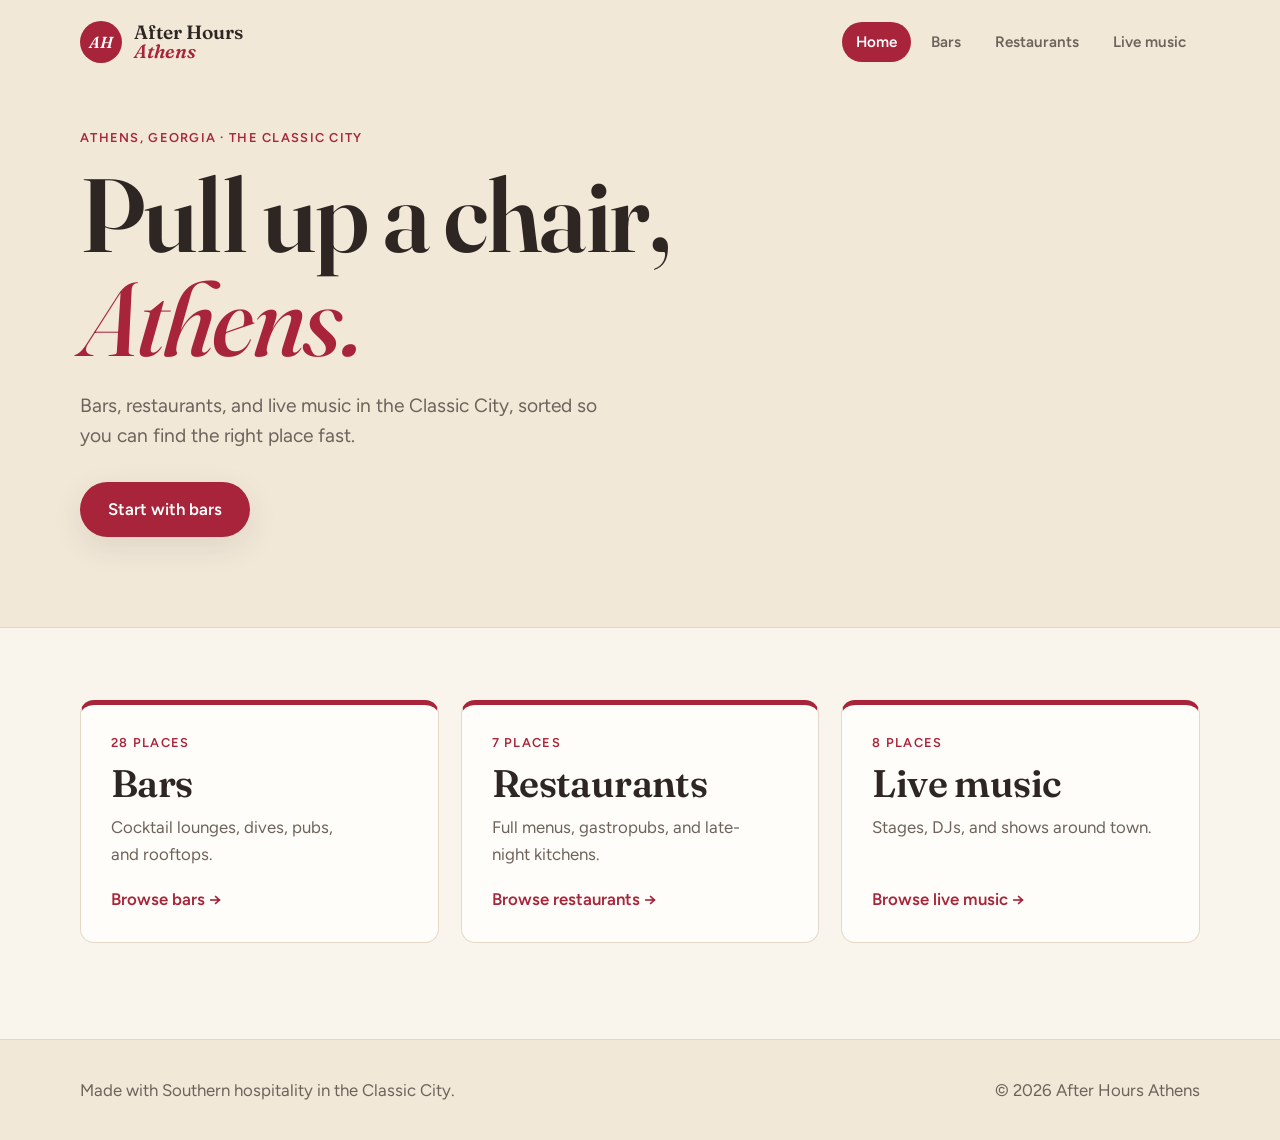
<file: index.html>
<!DOCTYPE html>
<html lang="en">
<head>
  <meta charset="UTF-8">
  <meta name="viewport" content="width=device-width, initial-scale=1.0">
  <meta name="description" content="A curated guide to bars, restaurants, and live music in Athens, Georgia.">
  <title>After Hours Athens | Find Your Night</title>
  <link rel="preconnect" href="https://fonts.googleapis.com">
  <link rel="preconnect" href="https://fonts.gstatic.com" crossorigin>
  <link href="https://fonts.googleapis.com/css2?family=Fraunces:ital,opsz,wght@0,9..144,500;0,9..144,600;1,9..144,500;1,9..144,600&family=Figtree:wght@400;500;600;700&display=swap" rel="stylesheet">
  <link rel="stylesheet" href="style.css">
  <script src="script.js" defer></script>
</head>
<body data-page="home">
  <a class="skip-link" href="#main">Skip to content</a>
  <header class="site-header"><div class="container nav-wrap">
    <a class="brand" href="index.html" aria-label="After Hours Athens home"><span class="brand-mark" aria-hidden="true">AH</span><span>After Hours<em>Athens</em></span></a>
    <nav class="site-nav" aria-label="Primary"><a href="index.html" aria-current="page">Home</a><a href="bars.html">Bars</a><a href="restaurants.html">Restaurants</a><a href="live-music.html">Live music</a></nav>
  </div></header>
  <main id="main">
    <section class="hero"><div class="container hero-content">
      <p class="eyebrow label">Athens, Georgia · The Classic City</p>
      <h1>Pull up a chair,<br><em>Athens.</em></h1>
      <p class="hero-copy">Bars, restaurants, and live music in the Classic City, sorted so you can find the right place fast.</p>
      <a class="button" href="bars.html">Start with bars</a>
    </div></section>
    <section class="container doorways" aria-label="Browse the guide">
      <a class="doorway" href="bars.html"><span class="label"><span data-count="bars"></span> places</span><h2>Bars</h2><p>Cocktail lounges, dives, pubs, and rooftops.</p><span class="go">Browse bars →</span></a>
      <a class="doorway" href="restaurants.html"><span class="label"><span data-count="restaurants"></span> places</span><h2>Restaurants</h2><p>Full menus, gastropubs, and late-night kitchens.</p><span class="go">Browse restaurants →</span></a>
      <a class="doorway" href="live-music.html"><span class="label"><span data-count="music"></span> places</span><h2>Live music</h2><p>Stages, DJs, and shows around town.</p><span class="go">Browse live music →</span></a>
    </section>
  </main>
  <footer class="site-footer"><div class="container footer-wrap"><p>Made with Southern hospitality in the Classic City.</p><p>© <span id="currentYear"></span> After Hours Athens</p></div></footer>
</body>
</html>
</file>
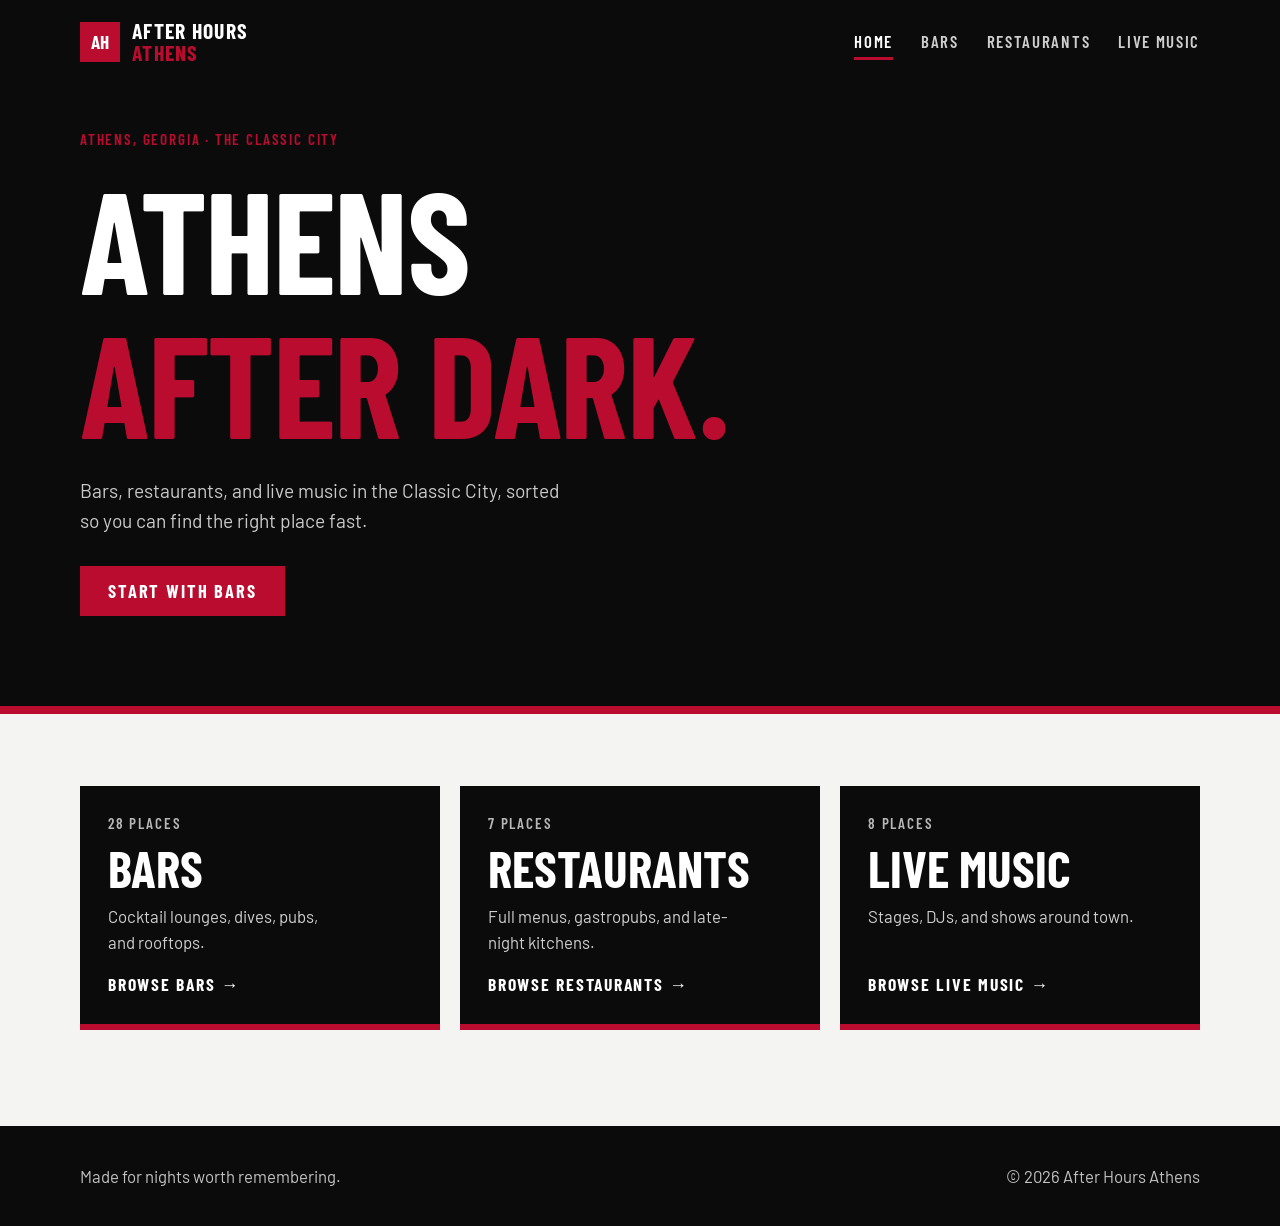
<file: after-hours-athens/index.html>
<!DOCTYPE html>
<html lang="en">
<head>
  <meta charset="UTF-8">
  <meta name="viewport" content="width=device-width, initial-scale=1.0">
  <meta name="description" content="A curated guide to bars, restaurants, and live music in Athens, Georgia.">
  <title>After Hours Athens | Find Your Night</title>
  <link rel="preconnect" href="https://fonts.googleapis.com">
  <link rel="preconnect" href="https://fonts.gstatic.com" crossorigin>
  <link href="https://fonts.googleapis.com/css2?family=Barlow+Condensed:wght@600;700&family=Barlow:wght@400;500;600&display=swap" rel="stylesheet">
  <link rel="stylesheet" href="style.css">
  <script src="script.js" defer></script>
</head>
<body data-page="home">
  <a class="skip-link" href="#main">Skip to content</a>
  <header class="site-header"><div class="container nav-wrap">
    <a class="brand" href="index.html" aria-label="After Hours Athens home"><span class="brand-mark" aria-hidden="true">AH</span><span>After Hours<em>Athens</em></span></a>
    <nav class="site-nav" aria-label="Primary"><a href="index.html" aria-current="page">Home</a><a href="bars.html">Bars</a><a href="restaurants.html">Restaurants</a><a href="live-music.html">Live music</a></nav>
  </div></header>
  <main id="main">
    <section class="hero"><div class="container hero-content">
      <p class="eyebrow label">Athens, Georgia · The Classic City</p>
      <h1>Athens<br><em>after dark.</em></h1>
      <p class="hero-copy">Bars, restaurants, and live music in the Classic City, sorted so you can find the right place fast.</p>
      <a class="button" href="bars.html">Start with bars</a>
    </div></section>
    <section class="container doorways" aria-label="Browse the guide">
      <a class="doorway" href="bars.html"><span class="label"><span data-count="bars"></span> places</span><h2>Bars</h2><p>Cocktail lounges, dives, pubs, and rooftops.</p><span class="go">Browse bars →</span></a>
      <a class="doorway" href="restaurants.html"><span class="label"><span data-count="restaurants"></span> places</span><h2>Restaurants</h2><p>Full menus, gastropubs, and late-night kitchens.</p><span class="go">Browse restaurants →</span></a>
      <a class="doorway" href="live-music.html"><span class="label"><span data-count="music"></span> places</span><h2>Live music</h2><p>Stages, DJs, and shows around town.</p><span class="go">Browse live music →</span></a>
    </section>
  </main>
  <footer class="site-footer"><div class="container footer-wrap"><p>Made for nights worth remembering.</p><p>© <span id="currentYear"></span> After Hours Athens</p></div></footer>
</body>
</html>
</file>
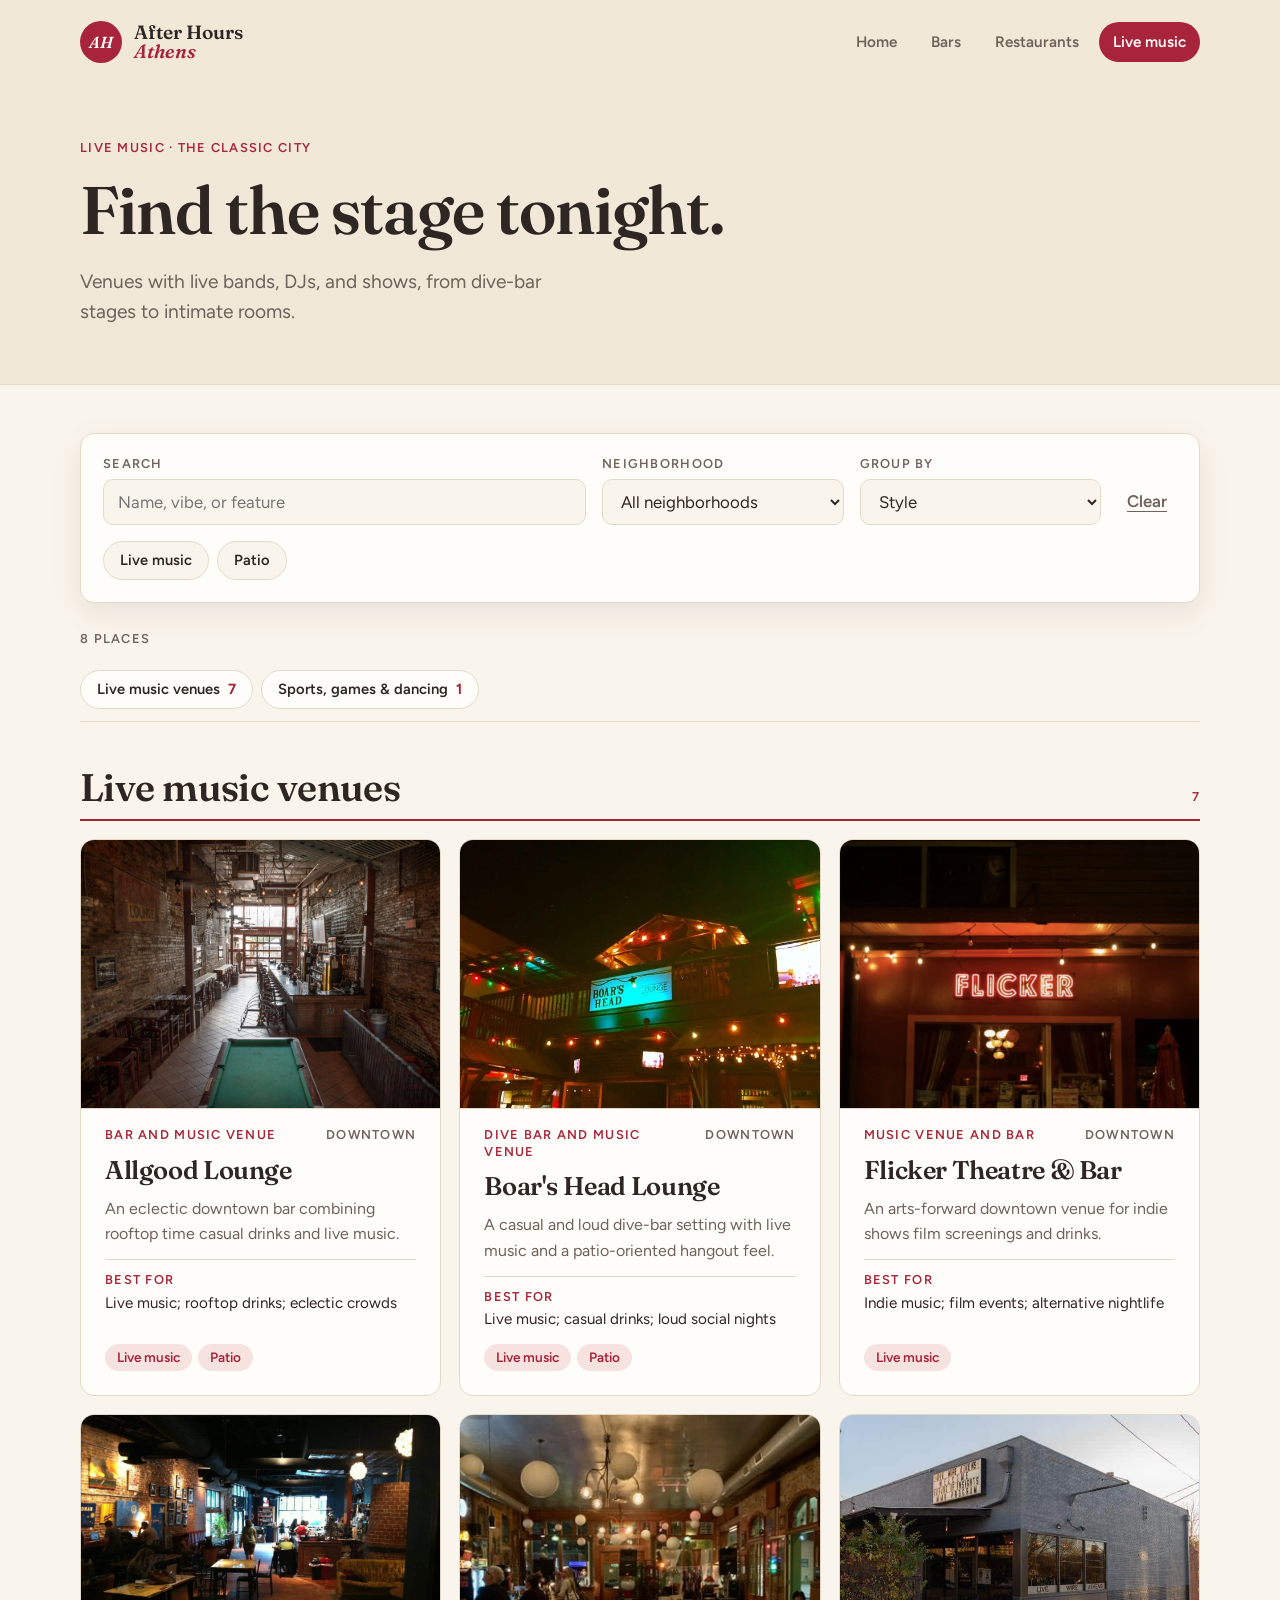
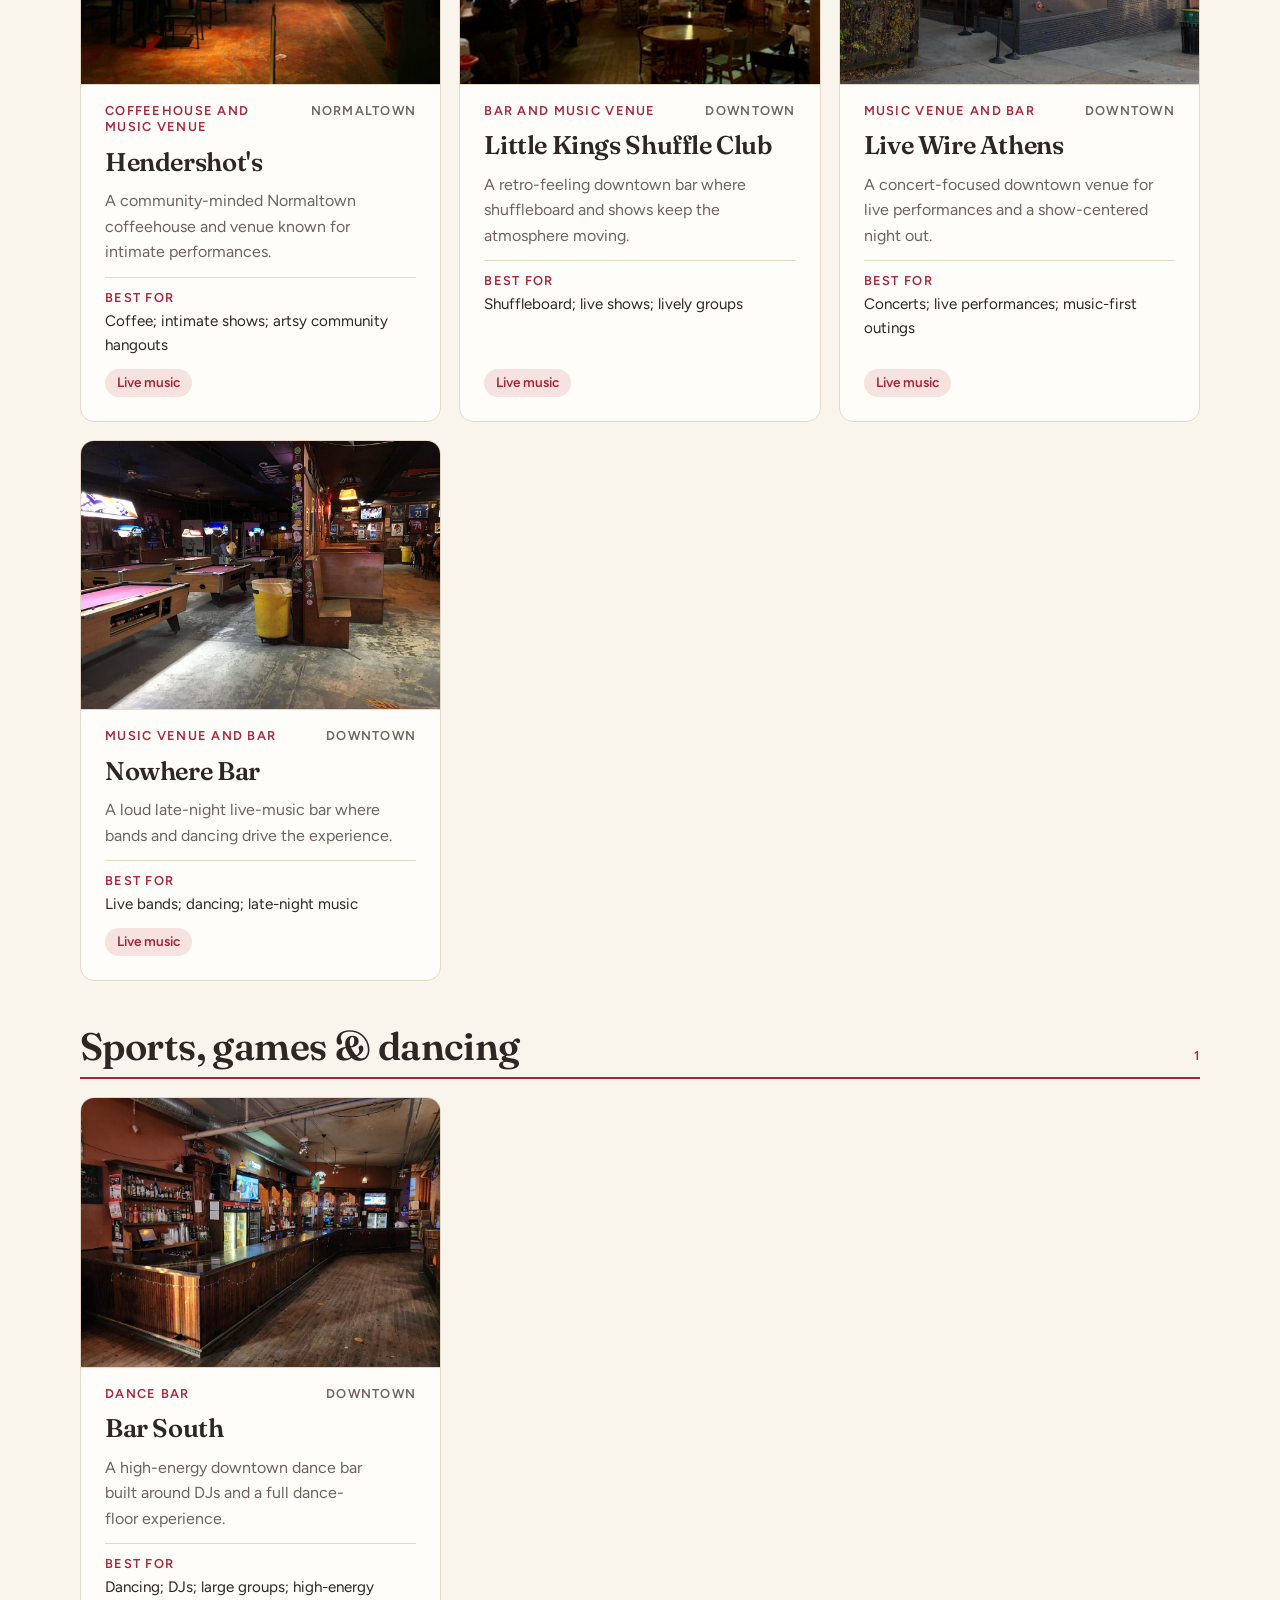
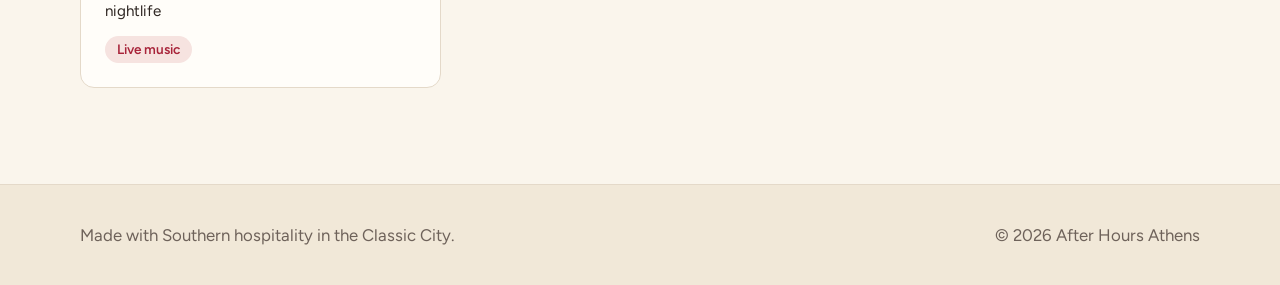
<file: live-music.html>
<!DOCTYPE html>
<html lang="en">
<head>
  <meta charset="UTF-8">
  <meta name="viewport" content="width=device-width, initial-scale=1.0">
  <meta name="description" content="A curated guide to bars, restaurants, and live music in Athens, Georgia.">
  <title>Live Music in Athens, GA | After Hours Athens</title>
  <link rel="preconnect" href="https://fonts.googleapis.com">
  <link rel="preconnect" href="https://fonts.gstatic.com" crossorigin>
  <link href="https://fonts.googleapis.com/css2?family=Fraunces:ital,opsz,wght@0,9..144,500;0,9..144,600;1,9..144,500;1,9..144,600&family=Figtree:wght@400;500;600;700&display=swap" rel="stylesheet">
  <link rel="stylesheet" href="style.css">
  <script src="script.js" defer></script>
</head>
<body data-page="music">
  <a class="skip-link" href="#main">Skip to content</a>
  <header class="site-header"><div class="container nav-wrap">
    <a class="brand" href="index.html" aria-label="After Hours Athens home"><span class="brand-mark" aria-hidden="true">AH</span><span>After Hours<em>Athens</em></span></a>
    <nav class="site-nav" aria-label="Primary"><a href="index.html">Home</a><a href="bars.html">Bars</a><a href="restaurants.html">Restaurants</a><a href="live-music.html" aria-current="page">Live music</a></nav>
  </div></header>
  <main id="main">
    <section class="page-hero"><div class="container">
      <p class="eyebrow label">Live music · The Classic City</p>
      <h1>Find the stage tonight.</h1>
      <p class="lead">Venues with live bands, DJs, and shows, from dive-bar stages to intimate rooms.</p>
    </div></section>
    <section class="container guide">
      <div class="filter-panel">
        <div class="field search"><label class="label" for="searchInput">Search</label><input id="searchInput" type="search" placeholder="Name, vibe, or feature" autocomplete="off"></div>
        <div class="field"><label class="label" for="hoodFilter">Neighborhood</label><select id="hoodFilter"></select></div>
        <div class="field"><label class="label" for="groupBy">Group by</label>
          <select id="groupBy"><option value="style">Style</option><option value="hood">Neighborhood</option><option value="alpha">A to Z</option></select></div>
        <button class="clear-button" id="clearFilters" type="button">Clear</button>
        <div class="pills">
          <button class="pill" id="musicPill" type="button" aria-pressed="false">Live music</button>
          <button class="pill" id="patioPill" type="button" aria-pressed="false">Patio</button>
        </div>
      </div>
      <p class="result-count label" id="resultCount" aria-live="polite">Loading…</p>
      <nav class="jump-nav" id="jumpNav" aria-label="Jump to a group"></nav>
      <div id="results"></div>
    </section>
  </main>
  <footer class="site-footer"><div class="container footer-wrap"><p>Made with Southern hospitality in the Classic City.</p><p>© <span id="currentYear"></span> After Hours Athens</p></div></footer>
</body>
</html>
</file>
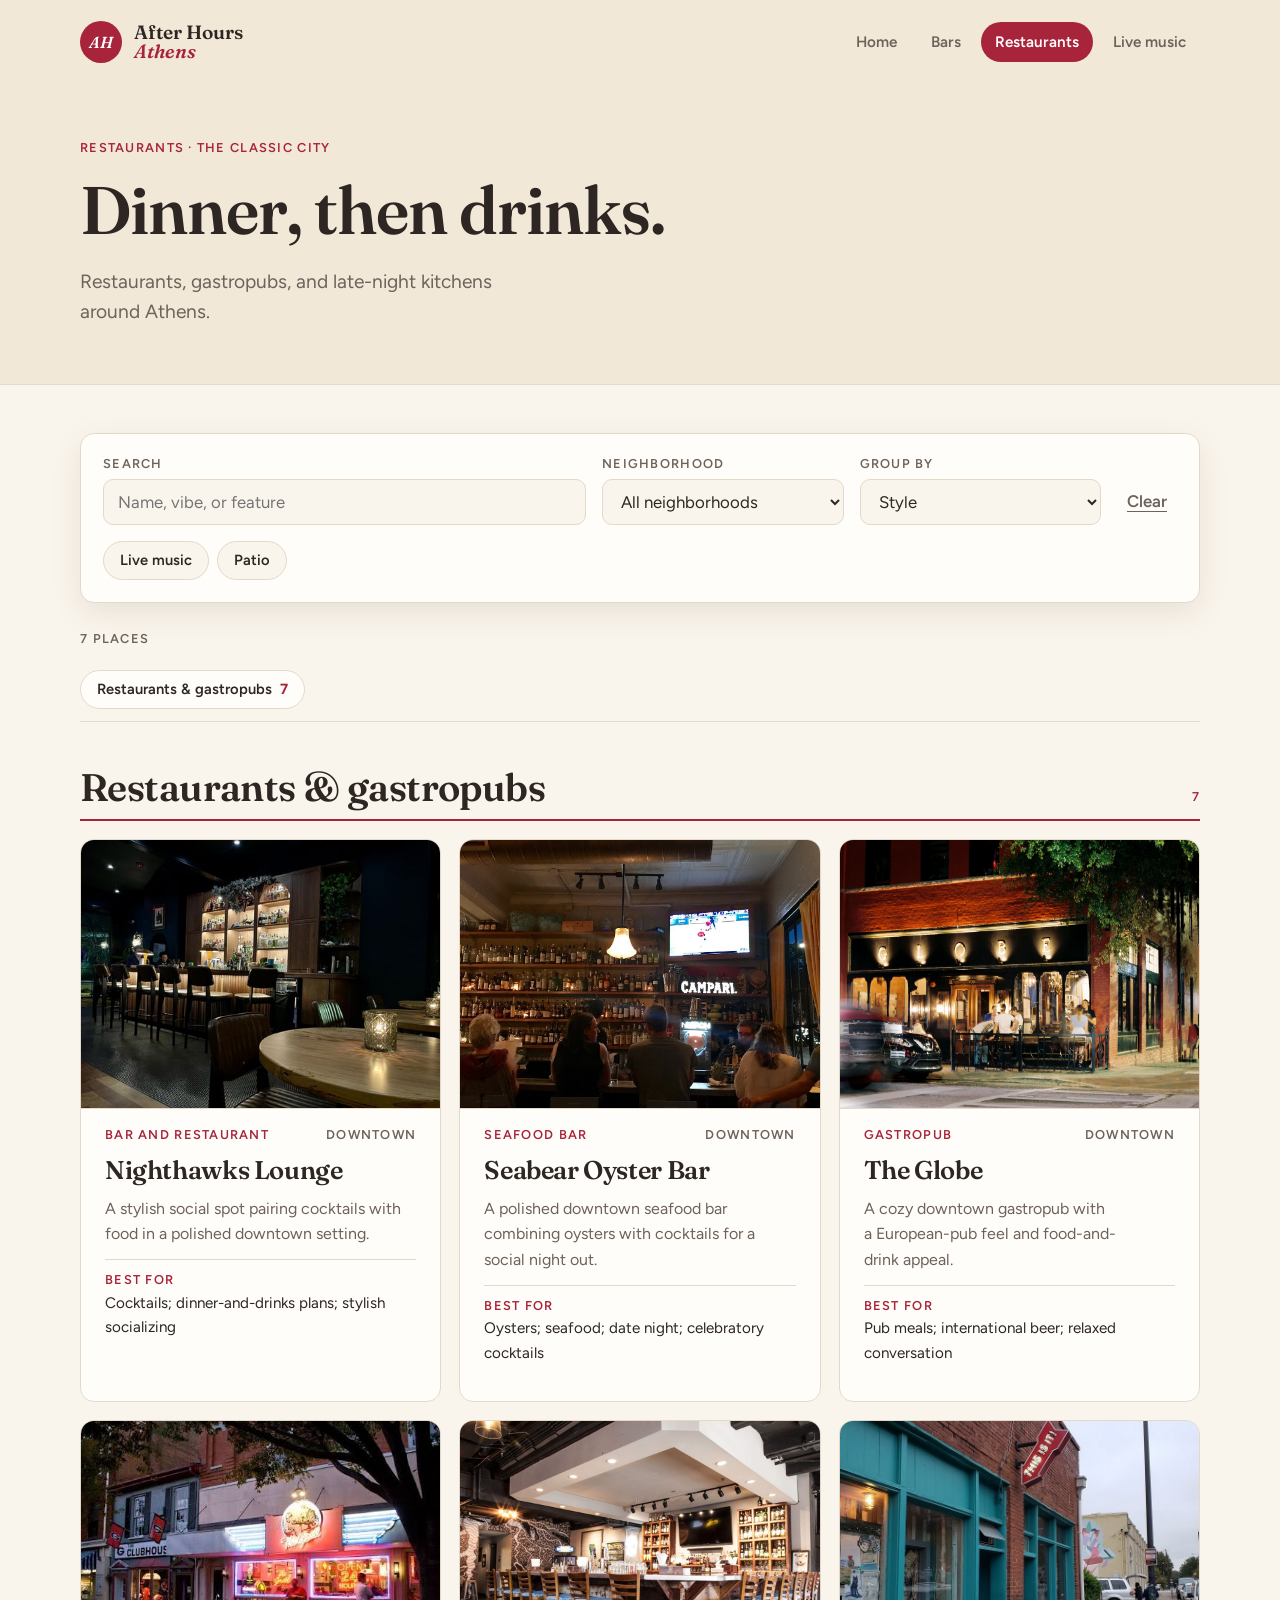
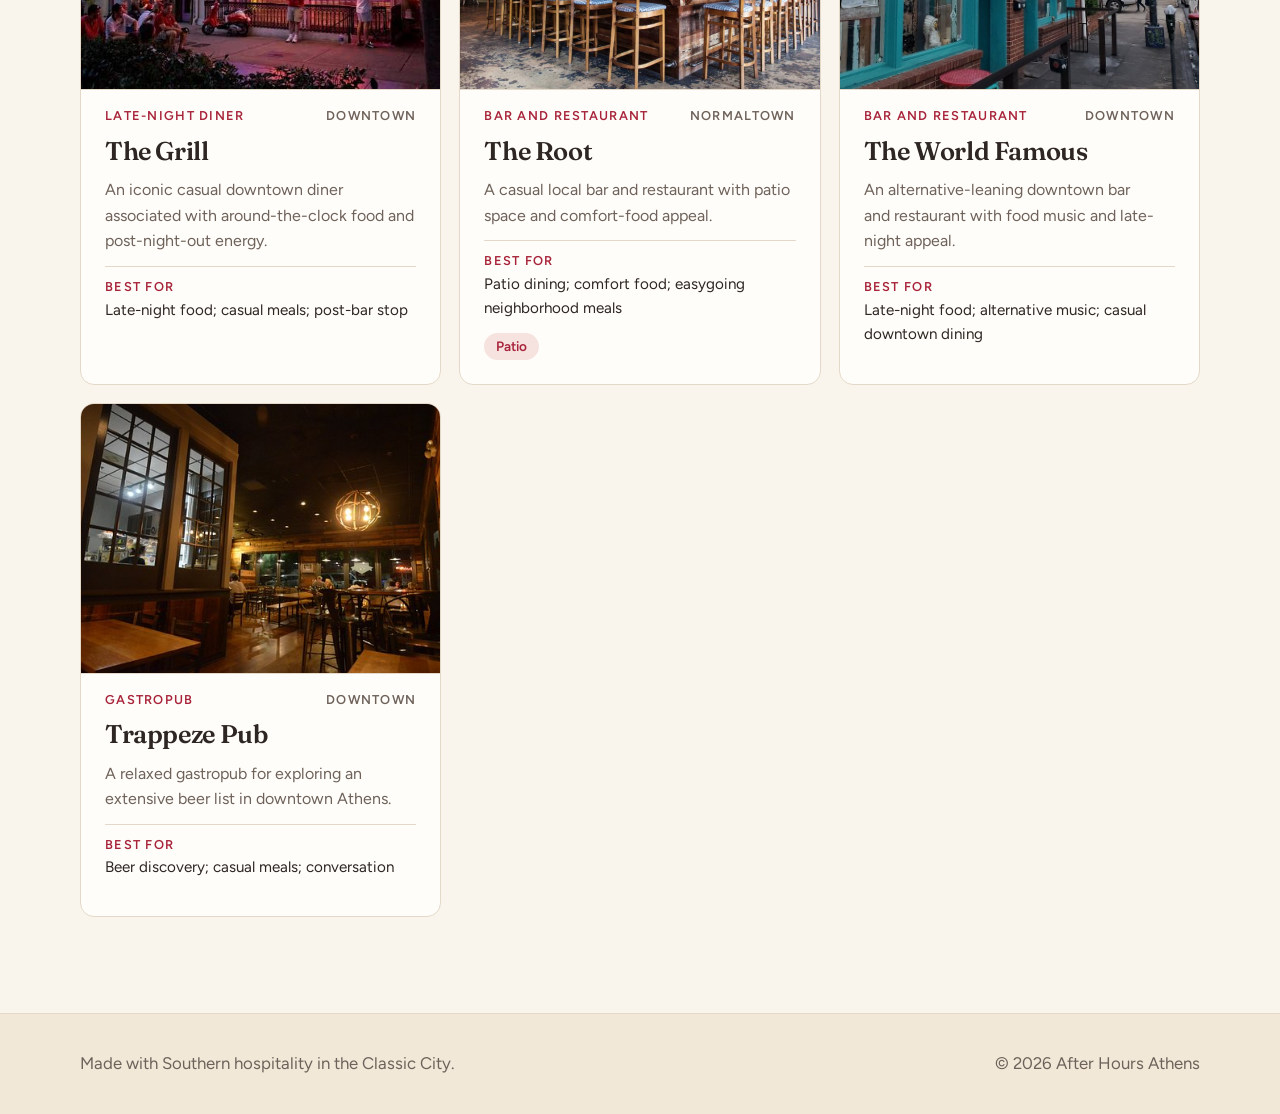
<file: restaurants.html>
<!DOCTYPE html>
<html lang="en">
<head>
  <meta charset="UTF-8">
  <meta name="viewport" content="width=device-width, initial-scale=1.0">
  <meta name="description" content="A curated guide to bars, restaurants, and live music in Athens, Georgia.">
  <title>Restaurants in Athens, GA | After Hours Athens</title>
  <link rel="preconnect" href="https://fonts.googleapis.com">
  <link rel="preconnect" href="https://fonts.gstatic.com" crossorigin>
  <link href="https://fonts.googleapis.com/css2?family=Fraunces:ital,opsz,wght@0,9..144,500;0,9..144,600;1,9..144,500;1,9..144,600&family=Figtree:wght@400;500;600;700&display=swap" rel="stylesheet">
  <link rel="stylesheet" href="style.css">
  <script src="script.js" defer></script>
</head>
<body data-page="restaurants">
  <a class="skip-link" href="#main">Skip to content</a>
  <header class="site-header"><div class="container nav-wrap">
    <a class="brand" href="index.html" aria-label="After Hours Athens home"><span class="brand-mark" aria-hidden="true">AH</span><span>After Hours<em>Athens</em></span></a>
    <nav class="site-nav" aria-label="Primary"><a href="index.html">Home</a><a href="bars.html">Bars</a><a href="restaurants.html" aria-current="page">Restaurants</a><a href="live-music.html">Live music</a></nav>
  </div></header>
  <main id="main">
    <section class="page-hero"><div class="container">
      <p class="eyebrow label">Restaurants · The Classic City</p>
      <h1>Dinner, then drinks.</h1>
      <p class="lead">Restaurants, gastropubs, and late-night kitchens around Athens.</p>
    </div></section>
    <section class="container guide">
      <div class="filter-panel">
        <div class="field search"><label class="label" for="searchInput">Search</label><input id="searchInput" type="search" placeholder="Name, vibe, or feature" autocomplete="off"></div>
        <div class="field"><label class="label" for="hoodFilter">Neighborhood</label><select id="hoodFilter"></select></div>
        <div class="field"><label class="label" for="groupBy">Group by</label>
          <select id="groupBy"><option value="style">Style</option><option value="hood">Neighborhood</option><option value="alpha">A to Z</option></select></div>
        <button class="clear-button" id="clearFilters" type="button">Clear</button>
        <div class="pills">
          <button class="pill" id="musicPill" type="button" aria-pressed="false">Live music</button>
          <button class="pill" id="patioPill" type="button" aria-pressed="false">Patio</button>
        </div>
      </div>
      <p class="result-count label" id="resultCount" aria-live="polite">Loading…</p>
      <nav class="jump-nav" id="jumpNav" aria-label="Jump to a group"></nav>
      <div id="results"></div>
    </section>
  </main>
  <footer class="site-footer"><div class="container footer-wrap"><p>Made with Southern hospitality in the Classic City.</p><p>© <span id="currentYear"></span> After Hours Athens</p></div></footer>
</body>
</html>
</file>
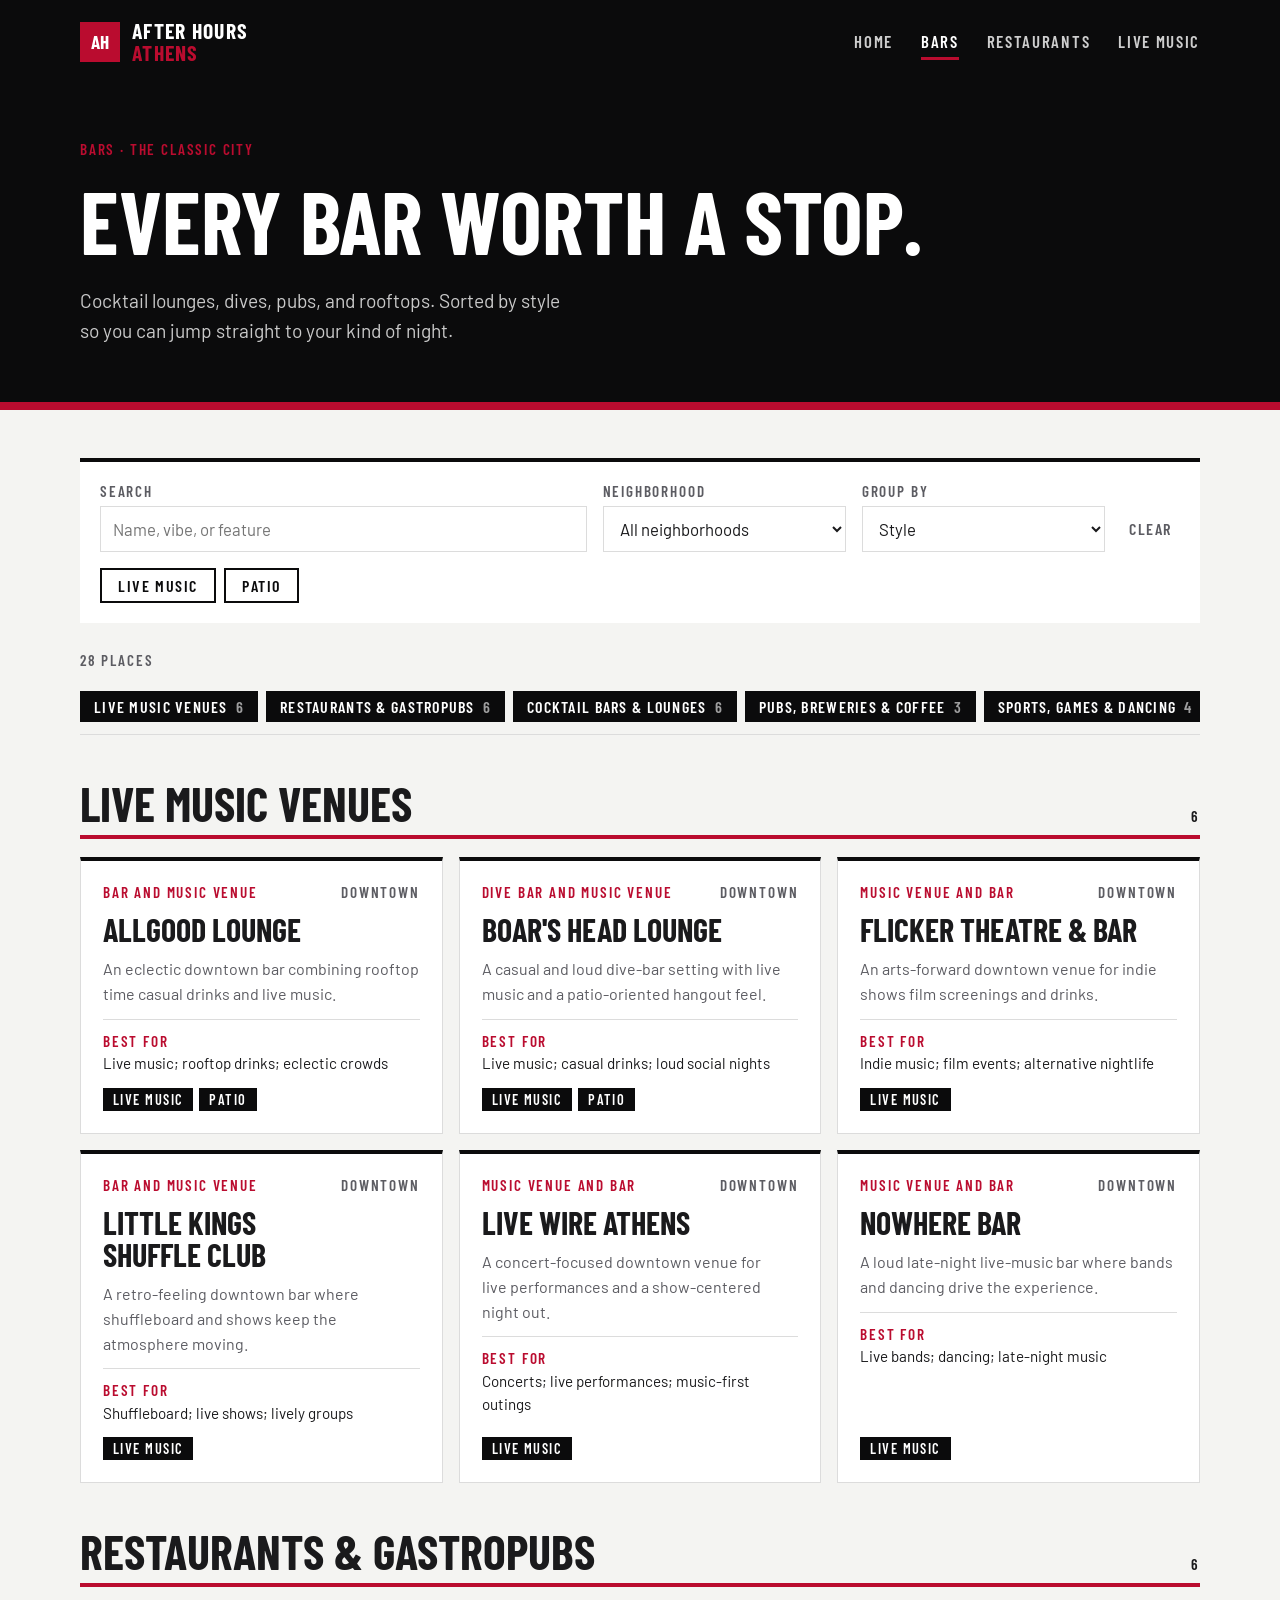
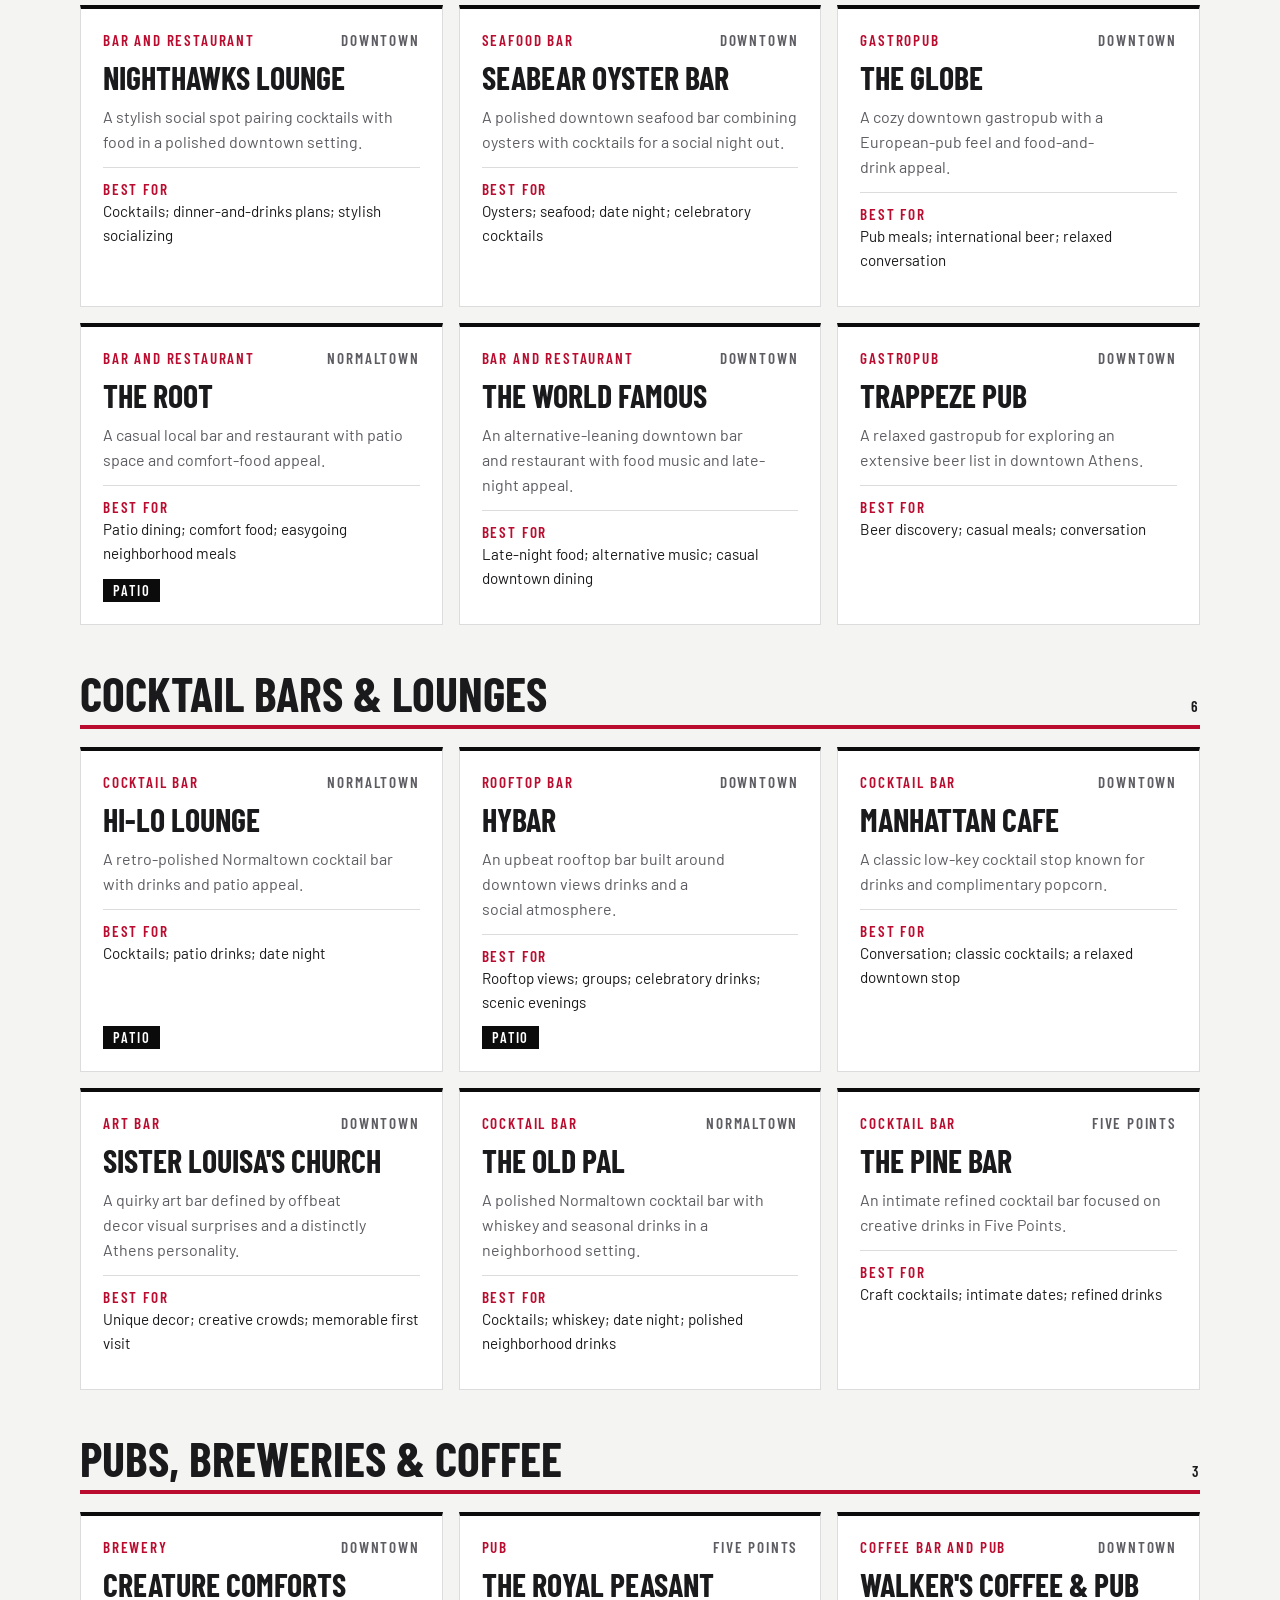
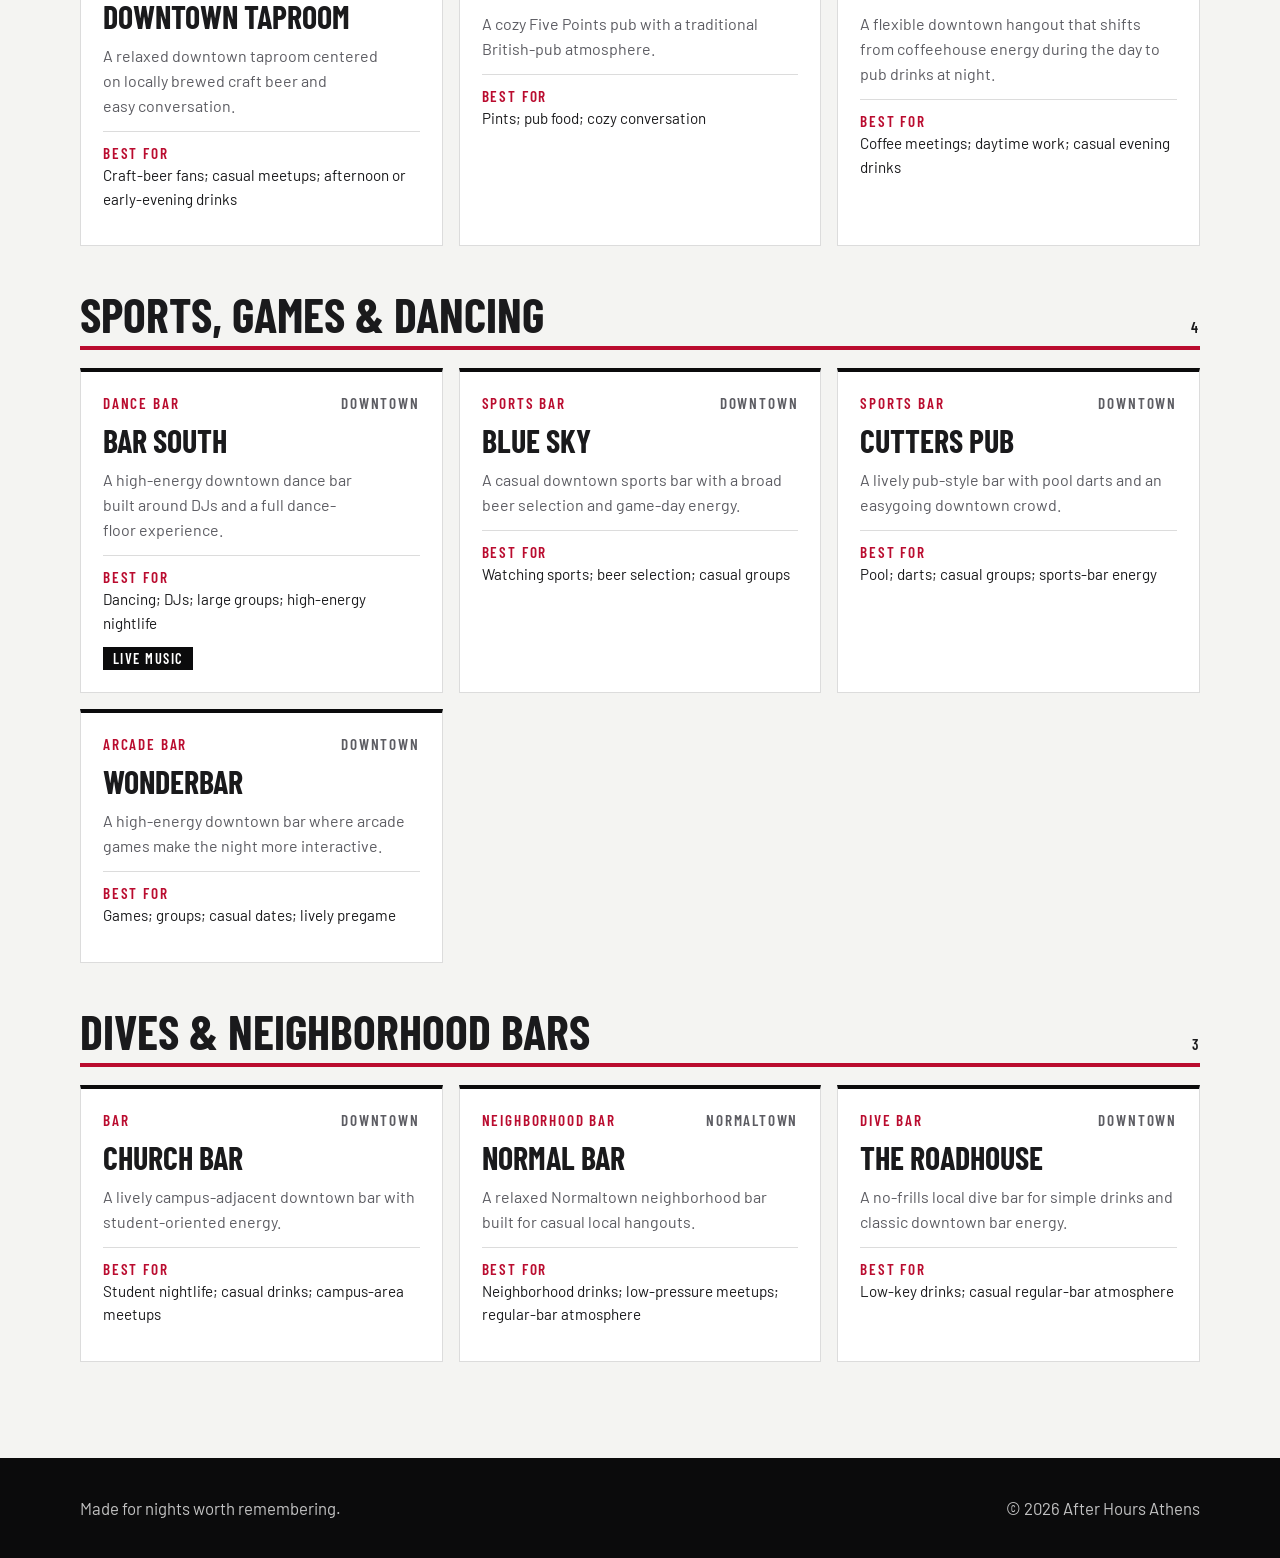
<file: after-hours-athens/bars.html>
<!DOCTYPE html>
<html lang="en">
<head>
  <meta charset="UTF-8">
  <meta name="viewport" content="width=device-width, initial-scale=1.0">
  <meta name="description" content="A curated guide to bars, restaurants, and live music in Athens, Georgia.">
  <title>Bars in Athens, GA | After Hours Athens</title>
  <link rel="preconnect" href="https://fonts.googleapis.com">
  <link rel="preconnect" href="https://fonts.gstatic.com" crossorigin>
  <link href="https://fonts.googleapis.com/css2?family=Barlow+Condensed:wght@600;700&family=Barlow:wght@400;500;600&display=swap" rel="stylesheet">
  <link rel="stylesheet" href="style.css">
  <script src="script.js" defer></script>
</head>
<body data-page="bars">
  <a class="skip-link" href="#main">Skip to content</a>
  <header class="site-header"><div class="container nav-wrap">
    <a class="brand" href="index.html" aria-label="After Hours Athens home"><span class="brand-mark" aria-hidden="true">AH</span><span>After Hours<em>Athens</em></span></a>
    <nav class="site-nav" aria-label="Primary"><a href="index.html">Home</a><a href="bars.html" aria-current="page">Bars</a><a href="restaurants.html">Restaurants</a><a href="live-music.html">Live music</a></nav>
  </div></header>
  <main id="main">
    <section class="page-hero"><div class="container">
      <p class="eyebrow label">Bars · The Classic City</p>
      <h1>Every bar worth a stop.</h1>
      <p class="lead">Cocktail lounges, dives, pubs, and rooftops. Sorted by style so you can jump straight to your kind of night.</p>
    </div></section>
    <section class="container guide">
      <div class="filter-panel">
        <div class="field search"><label class="label" for="searchInput">Search</label><input id="searchInput" type="search" placeholder="Name, vibe, or feature" autocomplete="off"></div>
        <div class="field"><label class="label" for="hoodFilter">Neighborhood</label><select id="hoodFilter"></select></div>
        <div class="field"><label class="label" for="groupBy">Group by</label>
          <select id="groupBy"><option value="style">Style</option><option value="hood">Neighborhood</option><option value="alpha">A to Z</option></select></div>
        <button class="clear-button" id="clearFilters" type="button">Clear</button>
        <div class="pills">
          <button class="pill" id="musicPill" type="button" aria-pressed="false">Live music</button>
          <button class="pill" id="patioPill" type="button" aria-pressed="false">Patio</button>
        </div>
      </div>
      <p class="result-count label" id="resultCount" aria-live="polite">Loading…</p>
      <nav class="jump-nav" id="jumpNav" aria-label="Jump to a group"></nav>
      <div id="results"></div>
    </section>
  </main>
  <footer class="site-footer"><div class="container footer-wrap"><p>Made for nights worth remembering.</p><p>© <span id="currentYear"></span> After Hours Athens</p></div></footer>
</body>
</html>
</file>
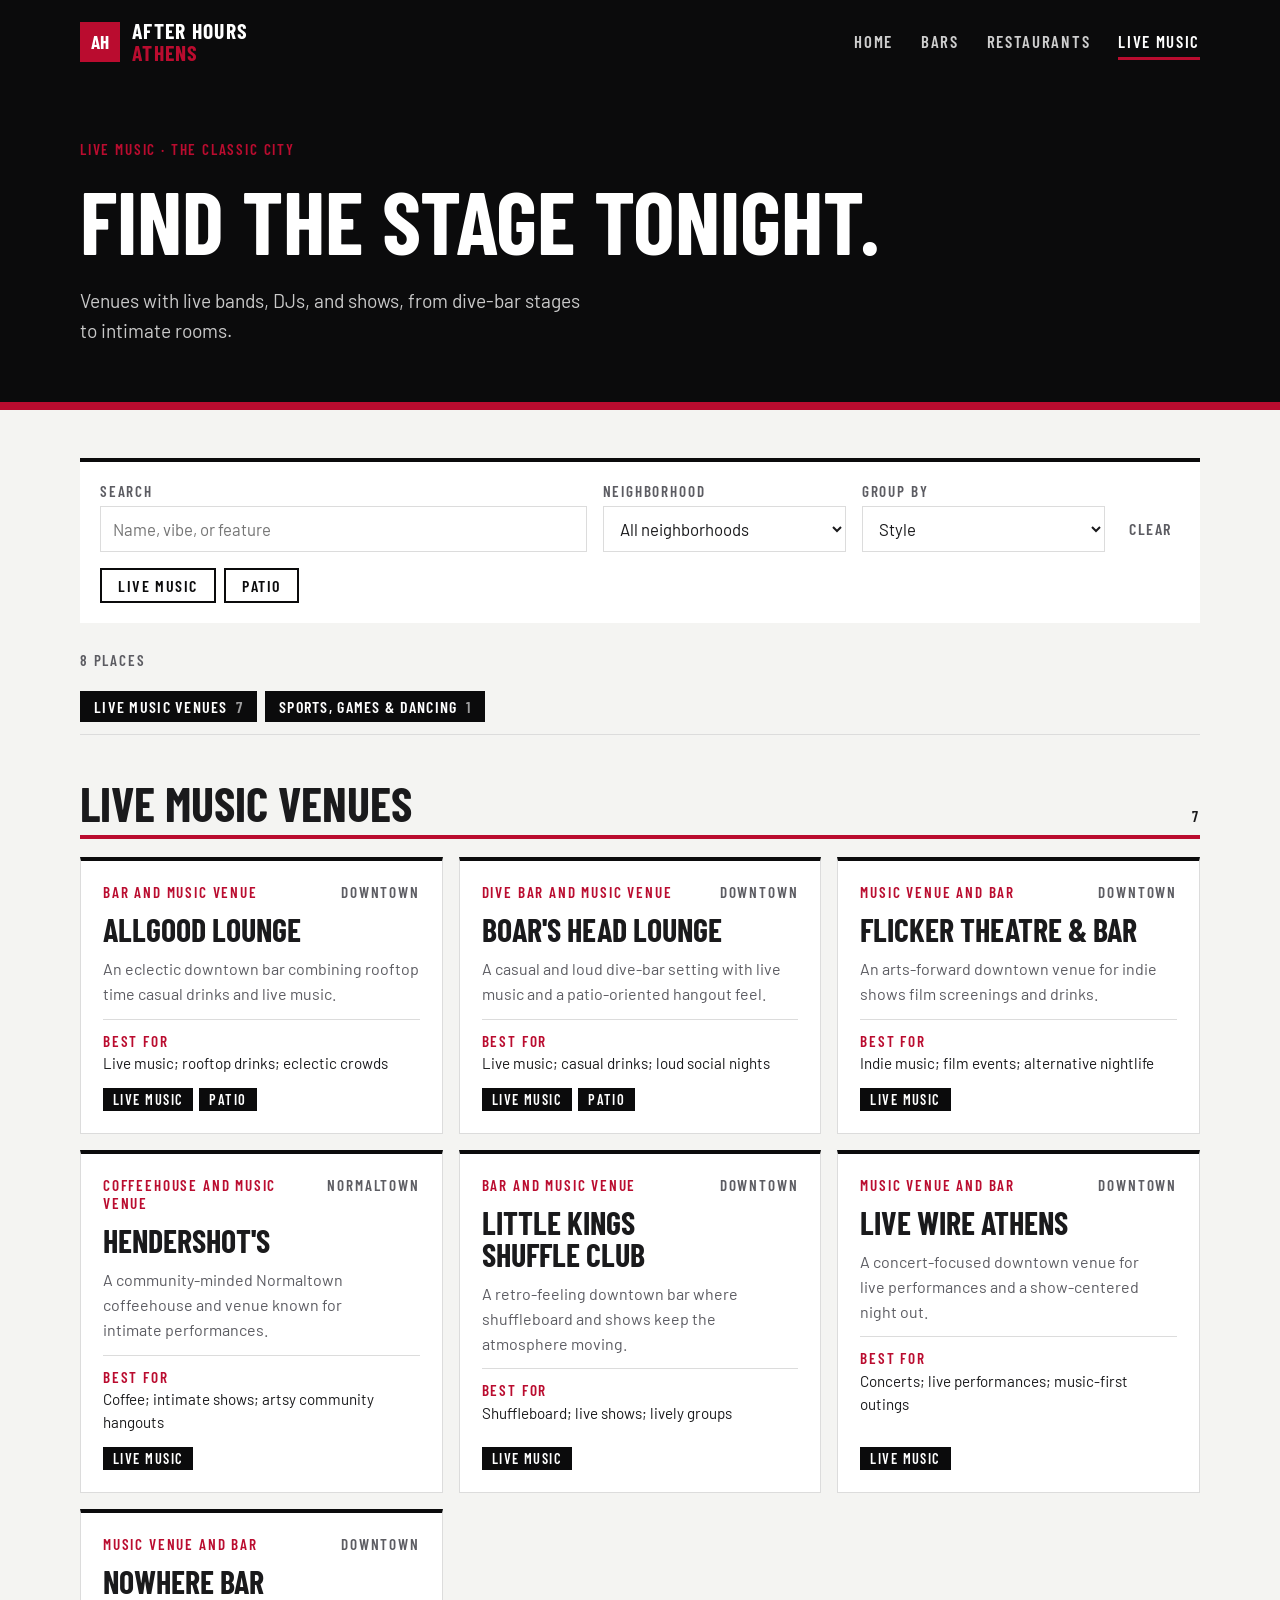
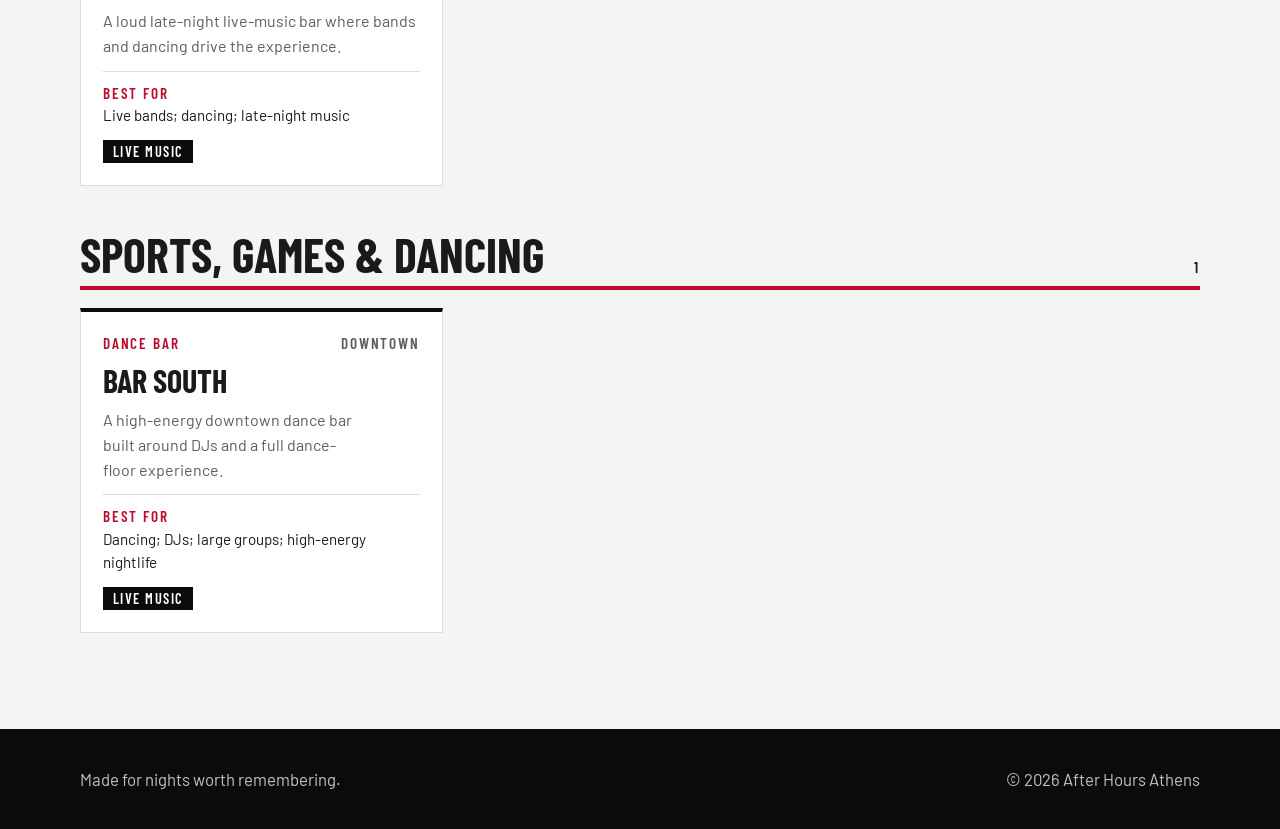
<file: after-hours-athens/live-music.html>
<!DOCTYPE html>
<html lang="en">
<head>
  <meta charset="UTF-8">
  <meta name="viewport" content="width=device-width, initial-scale=1.0">
  <meta name="description" content="A curated guide to bars, restaurants, and live music in Athens, Georgia.">
  <title>Live Music in Athens, GA | After Hours Athens</title>
  <link rel="preconnect" href="https://fonts.googleapis.com">
  <link rel="preconnect" href="https://fonts.gstatic.com" crossorigin>
  <link href="https://fonts.googleapis.com/css2?family=Barlow+Condensed:wght@600;700&family=Barlow:wght@400;500;600&display=swap" rel="stylesheet">
  <link rel="stylesheet" href="style.css">
  <script src="script.js" defer></script>
</head>
<body data-page="music">
  <a class="skip-link" href="#main">Skip to content</a>
  <header class="site-header"><div class="container nav-wrap">
    <a class="brand" href="index.html" aria-label="After Hours Athens home"><span class="brand-mark" aria-hidden="true">AH</span><span>After Hours<em>Athens</em></span></a>
    <nav class="site-nav" aria-label="Primary"><a href="index.html">Home</a><a href="bars.html">Bars</a><a href="restaurants.html">Restaurants</a><a href="live-music.html" aria-current="page">Live music</a></nav>
  </div></header>
  <main id="main">
    <section class="page-hero"><div class="container">
      <p class="eyebrow label">Live music · The Classic City</p>
      <h1>Find the stage tonight.</h1>
      <p class="lead">Venues with live bands, DJs, and shows, from dive-bar stages to intimate rooms.</p>
    </div></section>
    <section class="container guide">
      <div class="filter-panel">
        <div class="field search"><label class="label" for="searchInput">Search</label><input id="searchInput" type="search" placeholder="Name, vibe, or feature" autocomplete="off"></div>
        <div class="field"><label class="label" for="hoodFilter">Neighborhood</label><select id="hoodFilter"></select></div>
        <div class="field"><label class="label" for="groupBy">Group by</label>
          <select id="groupBy"><option value="style">Style</option><option value="hood">Neighborhood</option><option value="alpha">A to Z</option></select></div>
        <button class="clear-button" id="clearFilters" type="button">Clear</button>
        <div class="pills">
          <button class="pill" id="musicPill" type="button" aria-pressed="false">Live music</button>
          <button class="pill" id="patioPill" type="button" aria-pressed="false">Patio</button>
        </div>
      </div>
      <p class="result-count label" id="resultCount" aria-live="polite">Loading…</p>
      <nav class="jump-nav" id="jumpNav" aria-label="Jump to a group"></nav>
      <div id="results"></div>
    </section>
  </main>
  <footer class="site-footer"><div class="container footer-wrap"><p>Made for nights worth remembering.</p><p>© <span id="currentYear"></span> After Hours Athens</p></div></footer>
</body>
</html>
</file>
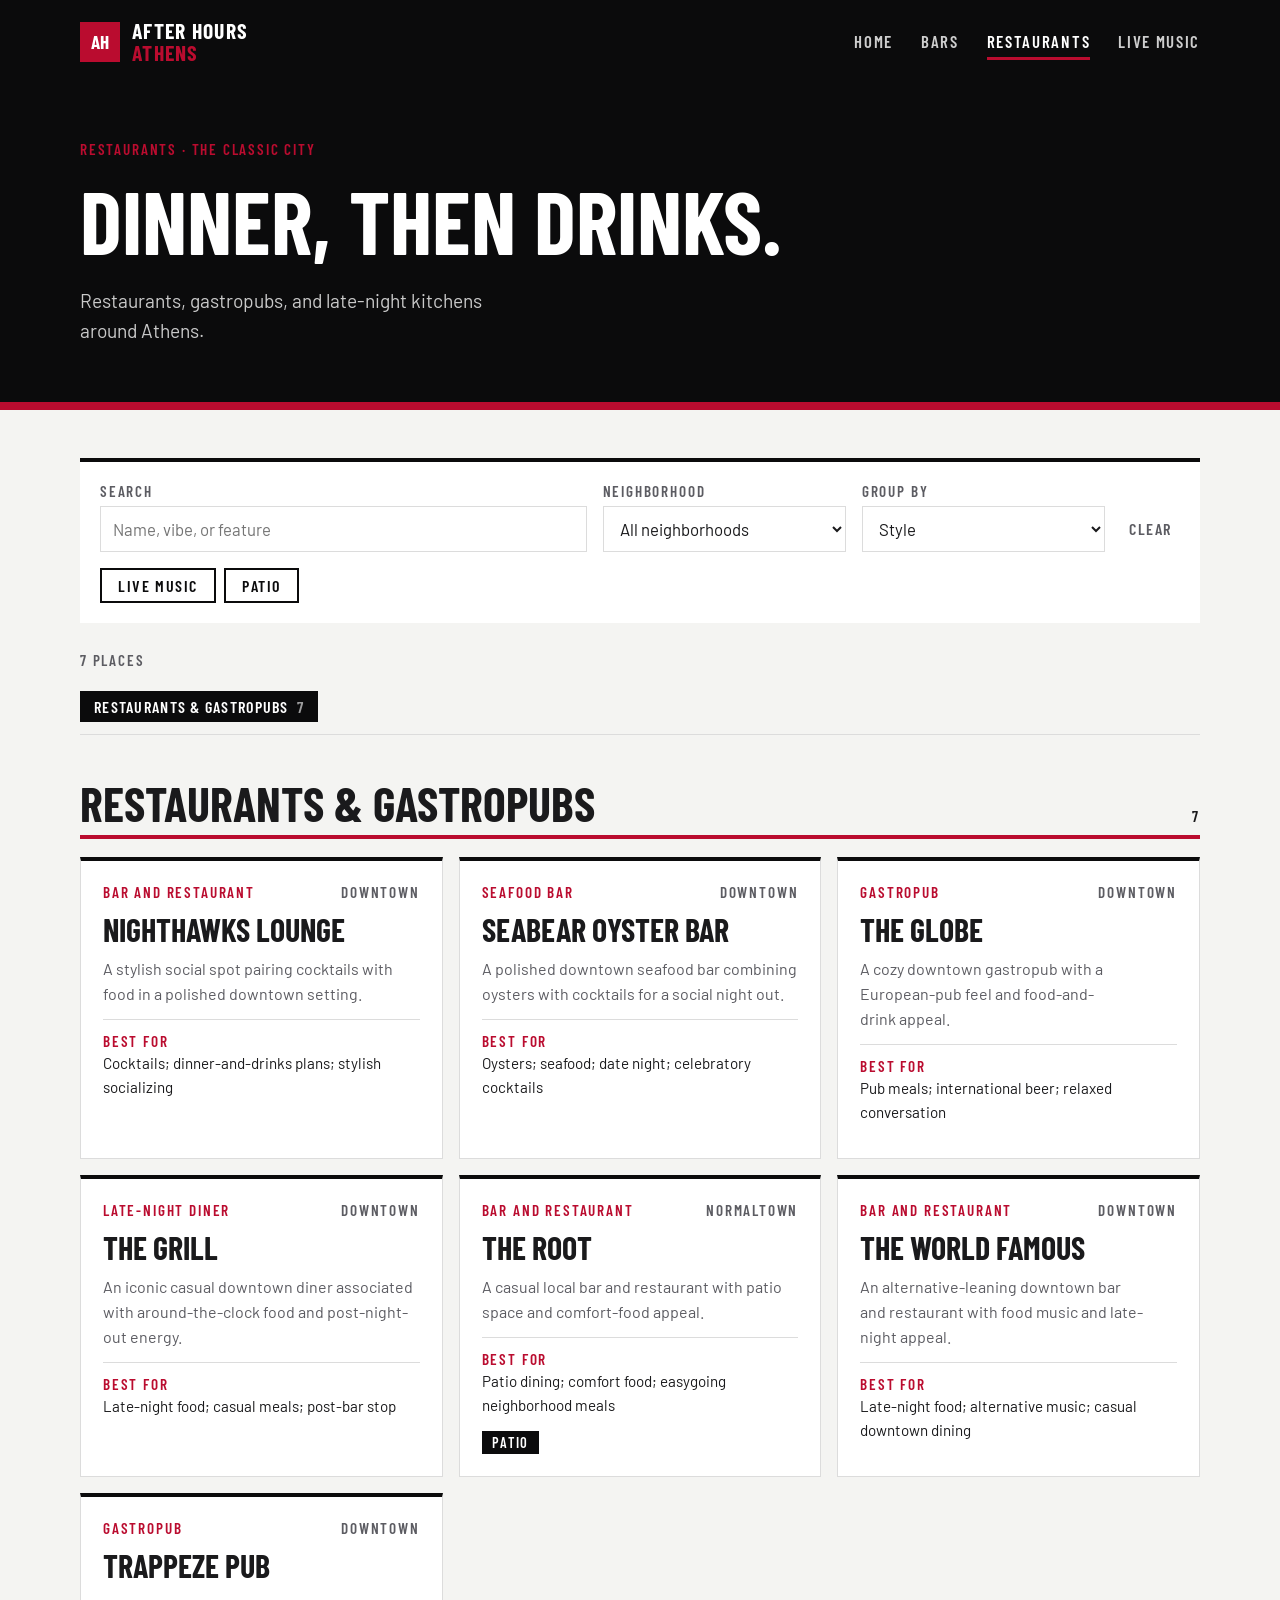
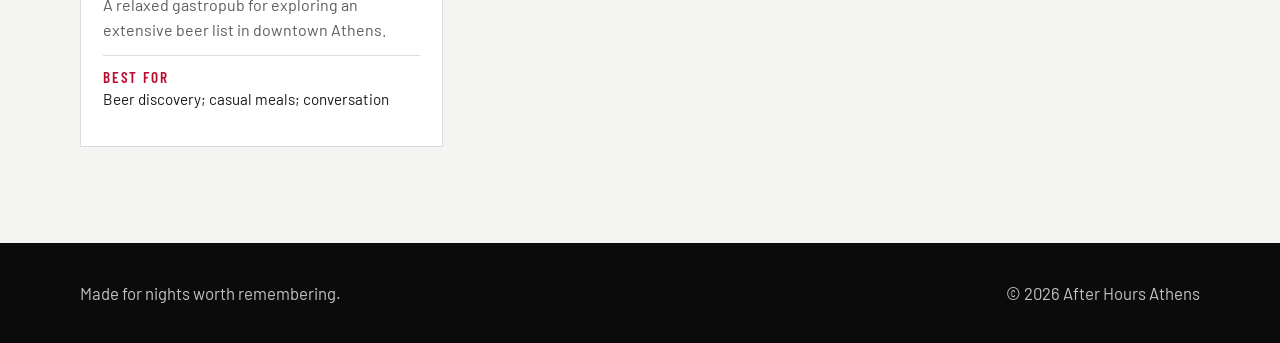
<file: after-hours-athens/restaurants.html>
<!DOCTYPE html>
<html lang="en">
<head>
  <meta charset="UTF-8">
  <meta name="viewport" content="width=device-width, initial-scale=1.0">
  <meta name="description" content="A curated guide to bars, restaurants, and live music in Athens, Georgia.">
  <title>Restaurants in Athens, GA | After Hours Athens</title>
  <link rel="preconnect" href="https://fonts.googleapis.com">
  <link rel="preconnect" href="https://fonts.gstatic.com" crossorigin>
  <link href="https://fonts.googleapis.com/css2?family=Barlow+Condensed:wght@600;700&family=Barlow:wght@400;500;600&display=swap" rel="stylesheet">
  <link rel="stylesheet" href="style.css">
  <script src="script.js" defer></script>
</head>
<body data-page="restaurants">
  <a class="skip-link" href="#main">Skip to content</a>
  <header class="site-header"><div class="container nav-wrap">
    <a class="brand" href="index.html" aria-label="After Hours Athens home"><span class="brand-mark" aria-hidden="true">AH</span><span>After Hours<em>Athens</em></span></a>
    <nav class="site-nav" aria-label="Primary"><a href="index.html">Home</a><a href="bars.html">Bars</a><a href="restaurants.html" aria-current="page">Restaurants</a><a href="live-music.html">Live music</a></nav>
  </div></header>
  <main id="main">
    <section class="page-hero"><div class="container">
      <p class="eyebrow label">Restaurants · The Classic City</p>
      <h1>Dinner, then drinks.</h1>
      <p class="lead">Restaurants, gastropubs, and late-night kitchens around Athens.</p>
    </div></section>
    <section class="container guide">
      <div class="filter-panel">
        <div class="field search"><label class="label" for="searchInput">Search</label><input id="searchInput" type="search" placeholder="Name, vibe, or feature" autocomplete="off"></div>
        <div class="field"><label class="label" for="hoodFilter">Neighborhood</label><select id="hoodFilter"></select></div>
        <div class="field"><label class="label" for="groupBy">Group by</label>
          <select id="groupBy"><option value="style">Style</option><option value="hood">Neighborhood</option><option value="alpha">A to Z</option></select></div>
        <button class="clear-button" id="clearFilters" type="button">Clear</button>
        <div class="pills">
          <button class="pill" id="musicPill" type="button" aria-pressed="false">Live music</button>
          <button class="pill" id="patioPill" type="button" aria-pressed="false">Patio</button>
        </div>
      </div>
      <p class="result-count label" id="resultCount" aria-live="polite">Loading…</p>
      <nav class="jump-nav" id="jumpNav" aria-label="Jump to a group"></nav>
      <div id="results"></div>
    </section>
  </main>
  <footer class="site-footer"><div class="container footer-wrap"><p>Made for nights worth remembering.</p><p>© <span id="currentYear"></span> After Hours Athens</p></div></footer>
</body>
</html>
</file>
<file: style.css>
/* ==========================================================
   After Hours Athens — style.css
   Theme: warm Southern hospitality. Cream paper, brick red,
   soft brown ink. One accent colour, two fonts.
   1 Tokens · 2 Base · 3 Header · 4 Heroes · 5 Filters
   6 Index chips · 7 Groups & cards · 8 Footer · 9 Responsive
   ========================================================== */

/* ---------- 1. Tokens ---------- */
:root {
  --red: #a8243a;        /* warm Athens red */
  --red-soft: #f6e3e0;   /* light blush for highlights */
  --ink: #2e2622;        /* soft brown-black for text */
  --muted: #6e625a;      /* secondary text */
  --line: #e4d9c9;       /* borders */
  --cream: #faf5ec;      /* page background */
  --paper: #fffdf9;      /* cards */
  --porch: #f1e8d8;      /* hero + footer background */

  --display: "Fraunces", Georgia, serif;
  --body: "Figtree", system-ui, sans-serif;

  --radius: 14px;
  --shadow: 0 10px 30px rgba(74, 52, 36, 0.10);
}

/* ---------- 2. Base ---------- */
* { box-sizing: border-box; }
html { scroll-behavior: smooth; scroll-padding-top: 80px; }
body { margin: 0; color: var(--ink); background: var(--cream); font: 400 1.05rem/1.6 var(--body); -webkit-font-smoothing: antialiased; }
h1, h2, h3 { margin: 0; font-family: var(--display); font-weight: 600; line-height: 1.1; letter-spacing: -0.015em; text-wrap: balance; }
p { margin: 0; text-wrap: pretty; }
a { color: inherit; text-decoration: none; }
button, input, select { font: inherit; }
.container { width: min(1120px, calc(100% - 48px)); margin-inline: auto; }
.label { font: 600 0.8rem/1.3 var(--body); letter-spacing: 0.1em; text-transform: uppercase; }
.sr-only { position: absolute; width: 1px; height: 1px; overflow: hidden; clip: rect(0, 0, 0, 0); }
.skip-link { position: fixed; top: 12px; left: 12px; z-index: 99; padding: 10px 14px; color: #fff; background: var(--red); transform: translateY(-150%); }
.skip-link:focus { transform: none; }
:focus-visible { outline: 3px solid var(--red); outline-offset: 2px; }

/* ---------- 3. Header ---------- */
.site-header { position: absolute; top: 0; z-index: 5; width: 100%; }
.nav-wrap { display: flex; align-items: center; justify-content: space-between; min-height: 84px; gap: 24px; }
.brand { display: flex; align-items: center; gap: 12px; font: 600 1.2rem/1 var(--display); }
.brand-mark { display: grid; width: 42px; aspect-ratio: 1; place-items: center; border-radius: 50%; color: #fff; background: var(--red); font-size: 1rem; font-style: italic; }
.brand em { display: block; color: var(--red); font-style: italic; }
.site-nav { display: flex; gap: 6px; }
.site-nav a { padding: 8px 14px; border-radius: 99px; color: var(--muted); font-weight: 600; font-size: 0.95rem; transition: background 150ms, color 150ms; }
.site-nav a:hover { color: var(--ink); background: rgba(168, 36, 58, 0.08); }
.site-nav a[aria-current] { color: #fff; background: var(--red); }

/* ---------- 4. Heroes ---------- */
.hero, .page-hero { background: var(--porch); border-bottom: 1px solid var(--line); }
.hero { display: grid; min-height: 600px; align-items: center; }
.hero-content { padding: 130px 0 90px; }
.page-hero { padding: 140px 0 56px; }
.eyebrow { margin-bottom: 16px; color: var(--red); }
.hero h1 { font-size: clamp(3.4rem, 9vw, 6.5rem); line-height: 1; }
.page-hero h1 { font-size: clamp(2.6rem, 6vw, 4.2rem); }
.hero h1 em { color: var(--red); font-weight: 500; }
.hero-copy, .lead { max-width: 520px; margin-top: 20px; color: var(--muted); font-size: 1.2rem; }
.button { display: inline-block; margin-top: 30px; padding: 14px 28px; border-radius: 99px; color: #fff; background: var(--red); font-weight: 600; box-shadow: var(--shadow); transition: transform 150ms; }
.button:hover { transform: translateY(-2px); }

/* Home page: three doorways */
.doorways { display: grid; grid-template-columns: repeat(3, 1fr); gap: 22px; padding: 72px 0 96px; }
.doorway { display: flex; min-height: 240px; flex-direction: column; padding: 30px; border: 1px solid var(--line); border-top: 5px solid var(--red); border-radius: var(--radius); background: var(--paper); transition: transform 150ms, box-shadow 150ms; }
.doorway:hover { transform: translateY(-4px); box-shadow: var(--shadow); }
.doorway .label { color: var(--red); }
.doorway h2 { margin: 10px 0; font-size: 2.4rem; }
.doorway p { color: var(--muted); }
.doorway .go { margin-top: auto; padding-top: 18px; color: var(--red); font-weight: 600; }

/* ---------- 5. Filters ---------- */
.guide { padding: 48px 0 96px; }
.filter-panel { display: grid; grid-template-columns: 2fr 1fr 1fr auto; gap: 16px; align-items: end; padding: 22px; border: 1px solid var(--line); border-radius: var(--radius); background: var(--paper); box-shadow: var(--shadow); }
.field { display: grid; gap: 6px; }
.field .label { color: var(--muted); }
.field input, .field select { width: 100%; height: 46px; padding: 0 14px; border: 1px solid var(--line); border-radius: 10px; color: var(--ink); background: var(--cream); }
.clear-button { height: 46px; padding: 0 10px; border: 0; color: var(--muted); background: none; font-weight: 600; text-decoration: underline; text-underline-offset: 4px; cursor: pointer; }
.clear-button:hover { color: var(--red); }
.pills { display: flex; grid-column: 1 / -1; gap: 8px; }
.pill { padding: 7px 16px; border: 1px solid var(--line); border-radius: 99px; color: var(--ink); background: var(--cream); font-weight: 600; font-size: 0.92rem; cursor: pointer; }
.pill[aria-pressed="true"] { border-color: var(--red); color: #fff; background: var(--red); }
.result-count { margin: 28px 0 10px; color: var(--muted); }

/* ---------- 6. Index chips (sticky) ---------- */
.jump-nav { position: sticky; top: 0; z-index: 4; display: flex; gap: 8px; padding: 12px 0; overflow-x: auto; background: var(--cream); border-bottom: 1px solid var(--line); }
.jump-nav a { display: flex; flex: none; gap: 8px; padding: 7px 16px; border: 1px solid var(--line); border-radius: 99px; background: var(--paper); font-weight: 600; font-size: 0.92rem; }
.jump-nav a:hover { border-color: var(--red); color: var(--red); background: var(--red-soft); }
.jump-nav b { color: var(--red); font-weight: 700; }

/* ---------- 7. Groups & cards ---------- */
.group { padding-top: 44px; }
.group-header { display: flex; align-items: baseline; justify-content: space-between; margin-bottom: 18px; padding-bottom: 10px; border-bottom: 2px solid var(--red); }
.group-header h2 { font-size: clamp(1.8rem, 3.5vw, 2.4rem); }
.group-header .label { color: var(--red); }
.venue-grid { display: grid; grid-template-columns: repeat(3, 1fr); gap: 18px; }
.venue-card { display: flex; flex-direction: column; gap: 12px; padding: 0 24px 24px; overflow: hidden; border: 1px solid var(--line); border-radius: var(--radius); background: var(--paper); transition: transform 150ms, box-shadow 150ms, border-color 150ms; }
.venue-card:hover { border-color: var(--red); box-shadow: var(--shadow); transform: translateY(-3px); }
/* Photo slot: a 4:3 frame. The placeholder (venue initial) sits behind the photo. */
.venue-photo { position: relative; aspect-ratio: 4 / 3; margin: 0 -24px 6px; overflow: hidden; background: linear-gradient(135deg, var(--porch), var(--red-soft)); border-bottom: 1px solid var(--line); }
.venue-photo::before { position: absolute; inset: 0; display: grid; place-items: center; content: attr(data-initial); color: var(--red); font: italic 600 4.5rem var(--display); opacity: 0.35; }
.venue-photo img { position: relative; display: block; width: 100%; height: 100%; object-fit: cover; transition: transform 400ms; }
.venue-card:hover .venue-photo img { transform: scale(1.04); }
.venue-meta { display: flex; justify-content: space-between; gap: 12px; color: var(--muted); }
.venue-type { color: var(--red); }
.venue-card h3 { font-size: 1.6rem; }
.venue-summary { color: var(--muted); font-size: 1rem; }
.facts { margin: 0; padding-top: 12px; border-top: 1px solid var(--line); font-size: 0.95rem; }
.facts dt { color: var(--red); }
.facts dd { margin: 2px 0 0; }
.tags { display: flex; flex-wrap: wrap; gap: 6px; margin: auto 0 0; padding: 0; list-style: none; }
.tags li { padding: 3px 12px; border-radius: 99px; color: var(--red); background: var(--red-soft); font-weight: 600; font-size: 0.85rem; }
.message { grid-column: 1 / -1; padding: 48px 0; color: var(--muted); text-align: center; }

/* ---------- 8. Footer ---------- */
.site-footer { color: var(--muted); background: var(--porch); border-top: 1px solid var(--line); }
.footer-wrap { display: flex; align-items: center; justify-content: space-between; min-height: 100px; gap: 24px; }

/* ---------- 9. Responsive ---------- */
@media (max-width: 900px) {
  .filter-panel { grid-template-columns: 1fr 1fr; }
  .field.search { grid-column: 1 / -1; }
  .venue-grid, .doorways { grid-template-columns: repeat(2, 1fr); }
}
@media (max-width: 620px) {
  .container { width: calc(100% - 32px); }
  .site-nav { gap: 2px; }
  .site-nav a { padding: 6px 10px; font-size: 0.85rem; }
  .brand span:last-child { display: none; }
  .filter-panel, .venue-grid, .doorways { grid-template-columns: 1fr; }
  .footer-wrap { flex-direction: column; align-items: flex-start; padding: 24px 0; }
}
@media (prefers-reduced-motion: reduce) { html { scroll-behavior: auto; } * { transition: none !important; } }
</file>
<file: after-hours-athens/style.css>
/* ==========================================================
   After Hours Athens — style.css
   Theme: Athens red + black + white. One accent, two fonts.
   1 Tokens · 2 Base · 3 Header · 4 Heroes · 5 Filters
   6 Index chips · 7 Groups & cards · 8 Footer · 9 Responsive
   ========================================================== */

/* ---------- 1. Tokens ---------- */
:root {
  --red: #ba0c2f;
  --black: #0b0b0c;
  --ink: #1a1a1c;
  --grey: #5c5c62;
  --line: #dcdcdc;
  --white: #ffffff;
  --bg: #f4f4f2;

  --display: "Barlow Condensed", "Arial Narrow", sans-serif;
  --body: "Barlow", system-ui, sans-serif;
}

/* ---------- 2. Base ---------- */
* { box-sizing: border-box; }
html { scroll-behavior: smooth; scroll-padding-top: 80px; }
body { margin: 0; color: var(--ink); background: var(--bg); font: 400 1.05rem/1.55 var(--body); -webkit-font-smoothing: antialiased; }
h1, h2, h3 { margin: 0; font-family: var(--display); font-weight: 700; line-height: 1; text-transform: uppercase; text-wrap: balance; }
p { margin: 0; text-wrap: pretty; }
a { color: inherit; text-decoration: none; }
button, input, select { font: inherit; }
.container { width: min(1120px, calc(100% - 48px)); margin-inline: auto; }
.label { font: 600 0.95rem/1.2 var(--display); letter-spacing: 0.12em; text-transform: uppercase; }
.sr-only { position: absolute; width: 1px; height: 1px; overflow: hidden; clip: rect(0, 0, 0, 0); }
.skip-link { position: fixed; top: 12px; left: 12px; z-index: 99; padding: 10px 14px; color: var(--white); background: var(--red); transform: translateY(-150%); }
.skip-link:focus { transform: none; }

/* ---------- 3. Header ---------- */
.site-header { position: absolute; top: 0; z-index: 5; width: 100%; color: var(--white); }
.nav-wrap { display: flex; align-items: center; justify-content: space-between; min-height: 84px; gap: 24px; }
.brand { display: flex; align-items: center; gap: 12px; font: 700 1.35rem/1 var(--display); letter-spacing: 0.06em; text-transform: uppercase; }
.brand-mark { display: grid; width: 40px; aspect-ratio: 1; place-items: center; color: var(--white); background: var(--red); font-size: 1.2rem; letter-spacing: 0; }
.brand em { display: block; color: var(--red); font-style: normal; }
.site-nav { display: flex; gap: 28px; }
.site-nav a { padding: 6px 0; border-bottom: 3px solid transparent; font: 600 1.05rem var(--display); letter-spacing: 0.1em; text-transform: uppercase; opacity: 0.8; }
.site-nav a:hover, .site-nav a[aria-current] { opacity: 1; }
.site-nav a[aria-current] { border-color: var(--red); }

/* ---------- 4. Heroes ---------- */
.hero, .page-hero { color: var(--white); background: var(--black); border-bottom: 8px solid var(--red); }
.hero { display: grid; min-height: 640px; align-items: center; }
.hero-content { padding: 130px 0 90px; }
.page-hero { padding: 140px 0 56px; }
.eyebrow { margin-bottom: 18px; color: var(--red); }
.hero h1 { font-size: clamp(4rem, 12vw, 9rem); letter-spacing: -0.01em; }
.page-hero h1 { font-size: clamp(3rem, 8vw, 5.5rem); }
.hero h1 em { color: var(--red); font-style: normal; }
.hero-copy, .lead { max-width: 500px; margin-top: 22px; color: rgba(255, 255, 255, 0.78); font-size: 1.2rem; }
.button { display: inline-block; margin-top: 30px; padding: 14px 28px; color: var(--white); background: var(--red); font: 700 1.15rem var(--display); letter-spacing: 0.1em; text-transform: uppercase; transition: background 150ms; }
.button:hover { background: var(--white); color: var(--red); }

/* Home page: three doorways */
.doorways { display: grid; grid-template-columns: repeat(3, 1fr); gap: 20px; padding: 72px 0 96px; }
.doorway { display: flex; min-height: 240px; flex-direction: column; padding: 28px; color: var(--white); background: var(--black); border-bottom: 6px solid var(--red); transition: transform 150ms, background 150ms; }
.doorway:hover { background: var(--red); transform: translateY(-4px); }
.doorway .label { color: rgba(255, 255, 255, 0.7); }
.doorway h2 { margin: 10px 0; font-size: 3.2rem; }
.doorway p { color: rgba(255, 255, 255, 0.8); }
.doorway .go { margin-top: auto; padding-top: 18px; font: 700 1.1rem var(--display); letter-spacing: 0.1em; text-transform: uppercase; }

/* ---------- 5. Filters ---------- */
.guide { padding: 48px 0 96px; }
.filter-panel { display: grid; grid-template-columns: 2fr 1fr 1fr auto; gap: 16px; align-items: end; padding: 20px; background: var(--white); border-top: 4px solid var(--black); }
.field { display: grid; gap: 6px; }
.field .label { color: var(--grey); }
.field input, .field select { width: 100%; height: 46px; padding: 0 12px; border: 1px solid var(--line); border-radius: 0; color: var(--ink); background: var(--white); }
:focus-visible { outline: 3px solid var(--red); outline-offset: 2px; }
.clear-button { height: 46px; padding: 0 8px; border: 0; color: var(--grey); background: none; font: 600 1rem var(--display); letter-spacing: 0.1em; text-transform: uppercase; cursor: pointer; }
.clear-button:hover { color: var(--red); }
.pills { display: flex; grid-column: 1 / -1; gap: 8px; }
.pill { padding: 6px 16px; border: 2px solid var(--black); color: var(--black); background: var(--white); font: 600 1rem var(--display); letter-spacing: 0.1em; text-transform: uppercase; cursor: pointer; }
.pill[aria-pressed="true"] { border-color: var(--red); color: var(--white); background: var(--red); }
.result-count { margin: 28px 0 10px; color: var(--grey); }

/* ---------- 6. Index chips (sticky) ---------- */
.jump-nav { position: sticky; top: 0; z-index: 4; display: flex; gap: 8px; padding: 12px 0; overflow-x: auto; background: var(--bg); border-bottom: 1px solid var(--line); }
.jump-nav a { display: flex; flex: none; gap: 8px; padding: 6px 14px; color: var(--white); background: var(--black); font: 600 1rem var(--display); letter-spacing: 0.08em; text-transform: uppercase; }
.jump-nav a:hover { background: var(--red); }
.jump-nav b { font-weight: 600; opacity: 0.6; }

/* ---------- 7. Groups & cards ---------- */
.group { padding-top: 44px; }
.group-header { display: flex; align-items: baseline; justify-content: space-between; margin-bottom: 18px; padding-bottom: 8px; border-bottom: 4px solid var(--red); }
.group-header h2 { font-size: clamp(2rem, 4vw, 3rem); }
.venue-grid { display: grid; grid-template-columns: repeat(3, 1fr); gap: 16px; }
.venue-card { display: flex; flex-direction: column; gap: 12px; padding: 22px; background: var(--white); border: 1px solid var(--line); border-top: 4px solid var(--black); transition: border-color 150ms, transform 150ms; }
.venue-card:hover { border-top-color: var(--red); transform: translateY(-3px); }
.venue-meta { display: flex; justify-content: space-between; gap: 12px; color: var(--grey); }
.venue-type { color: var(--red); }
.venue-card h3 { font-size: 2rem; }
.venue-summary { color: var(--grey); font-size: 1rem; }
.facts { margin: 0; padding-top: 12px; border-top: 1px solid var(--line); font-size: 0.95rem; }
.facts dt { color: var(--red); }
.facts dd { margin: 2px 0 0; }
.tags { display: flex; flex-wrap: wrap; gap: 6px; margin: auto 0 0; padding: 0; list-style: none; }
.tags li { padding: 3px 10px; color: var(--white); background: var(--black); font: 600 0.9rem var(--display); letter-spacing: 0.1em; text-transform: uppercase; }
.message { grid-column: 1 / -1; padding: 48px 0; color: var(--grey); text-align: center; }

/* ---------- 8. Footer ---------- */
.site-footer { color: rgba(255, 255, 255, 0.75); background: var(--black); }
.footer-wrap { display: flex; align-items: center; justify-content: space-between; min-height: 100px; gap: 24px; }

/* ---------- 9. Responsive ---------- */
@media (max-width: 900px) {
  .filter-panel { grid-template-columns: 1fr 1fr; }
  .field.search { grid-column: 1 / -1; }
  .venue-grid, .doorways { grid-template-columns: repeat(2, 1fr); }
}
@media (max-width: 620px) {
  .container { width: calc(100% - 32px); }
  .site-nav { gap: 14px; }
  .site-nav a { font-size: 0.95rem; }
  .brand span:last-child { display: none; }
  .filter-panel, .venue-grid, .doorways { grid-template-columns: 1fr; }
  .footer-wrap { flex-direction: column; align-items: flex-start; padding: 24px 0; }
}
@media (prefers-reduced-motion: reduce) { html { scroll-behavior: auto; } * { transition: none !important; } }
</file>
